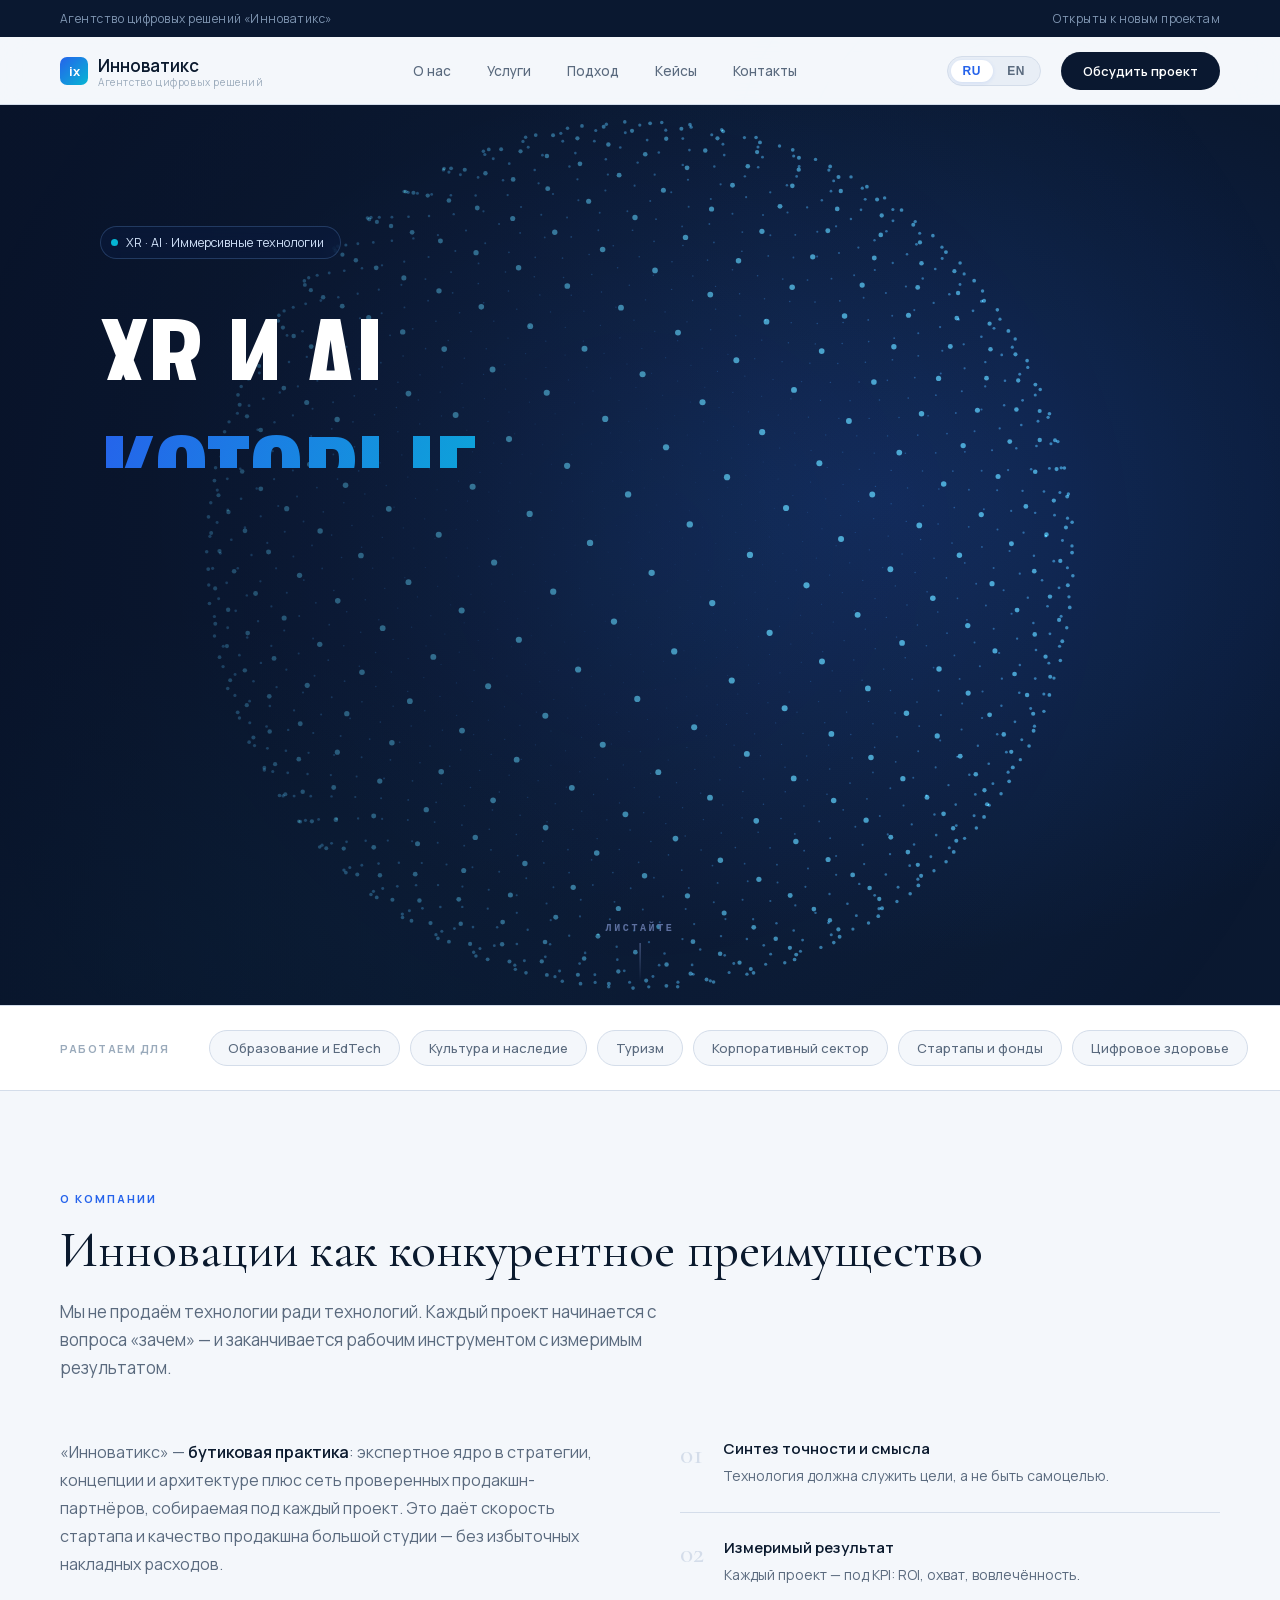
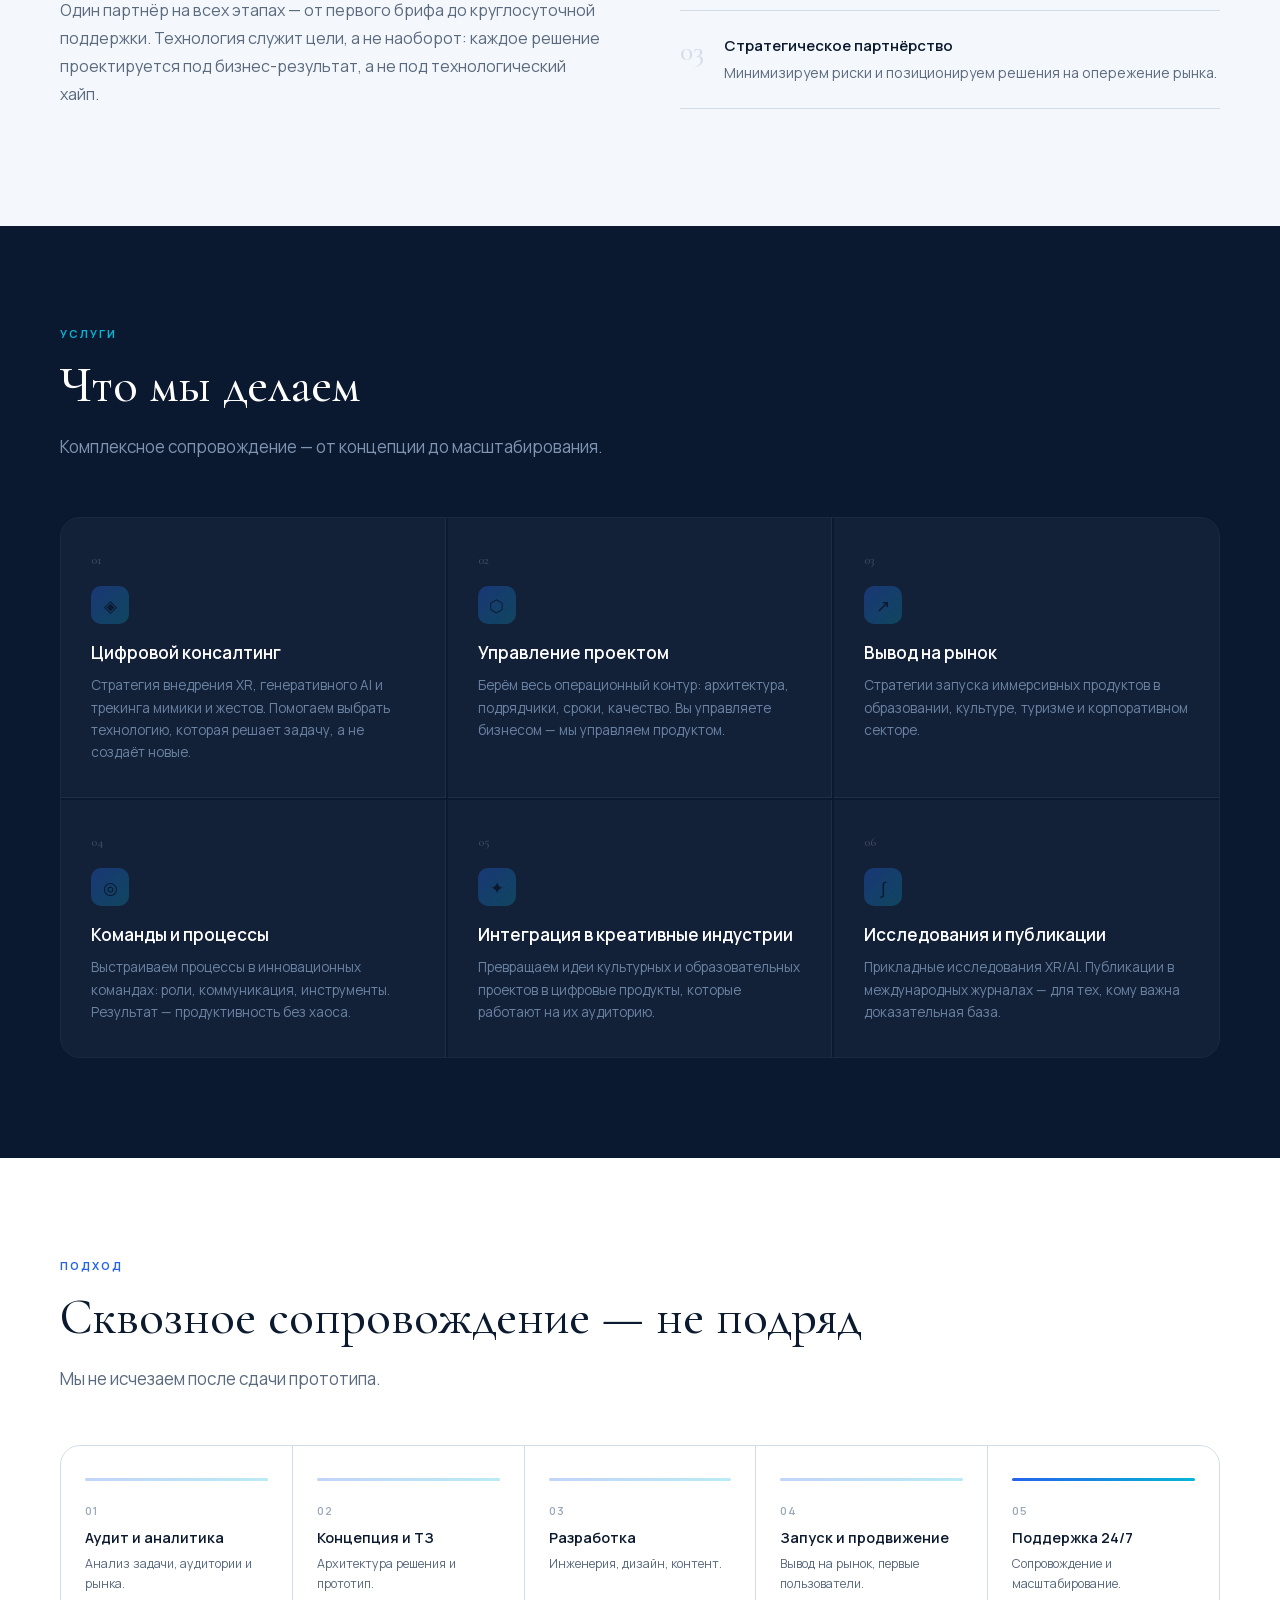
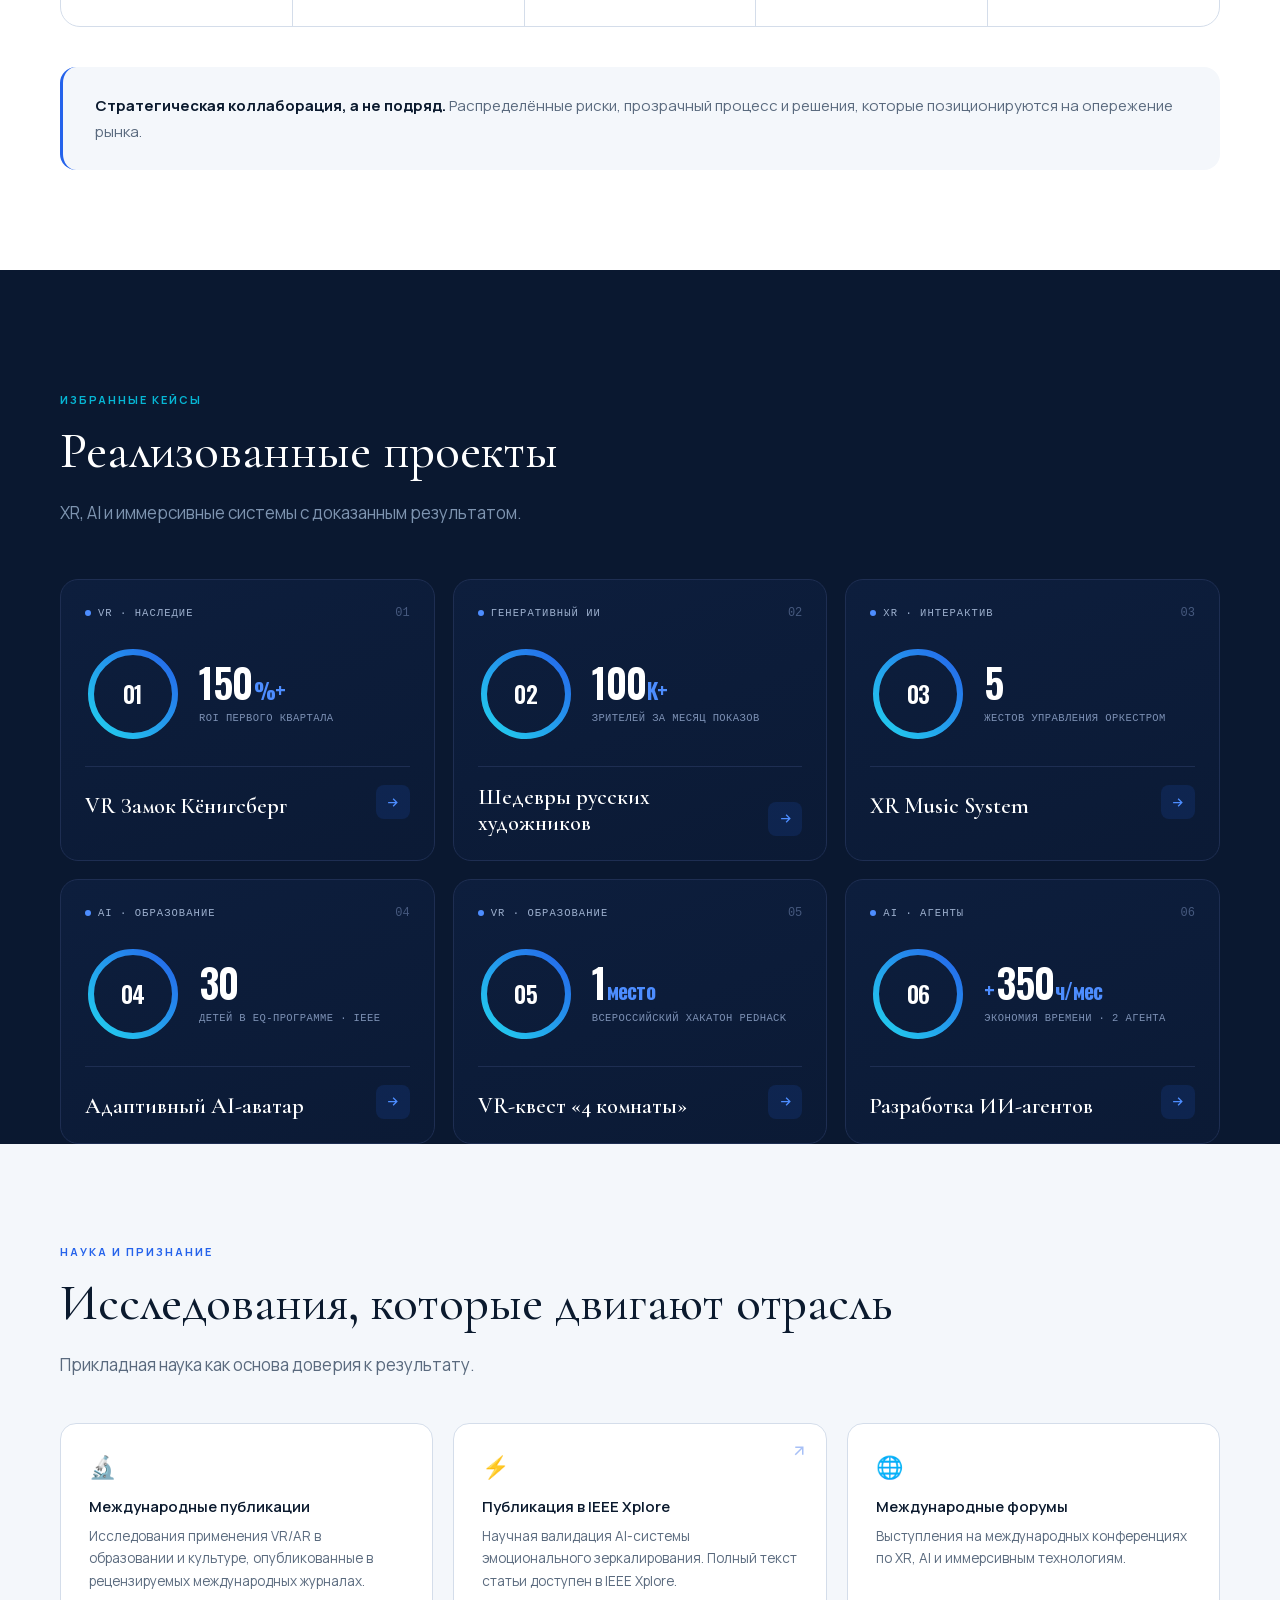
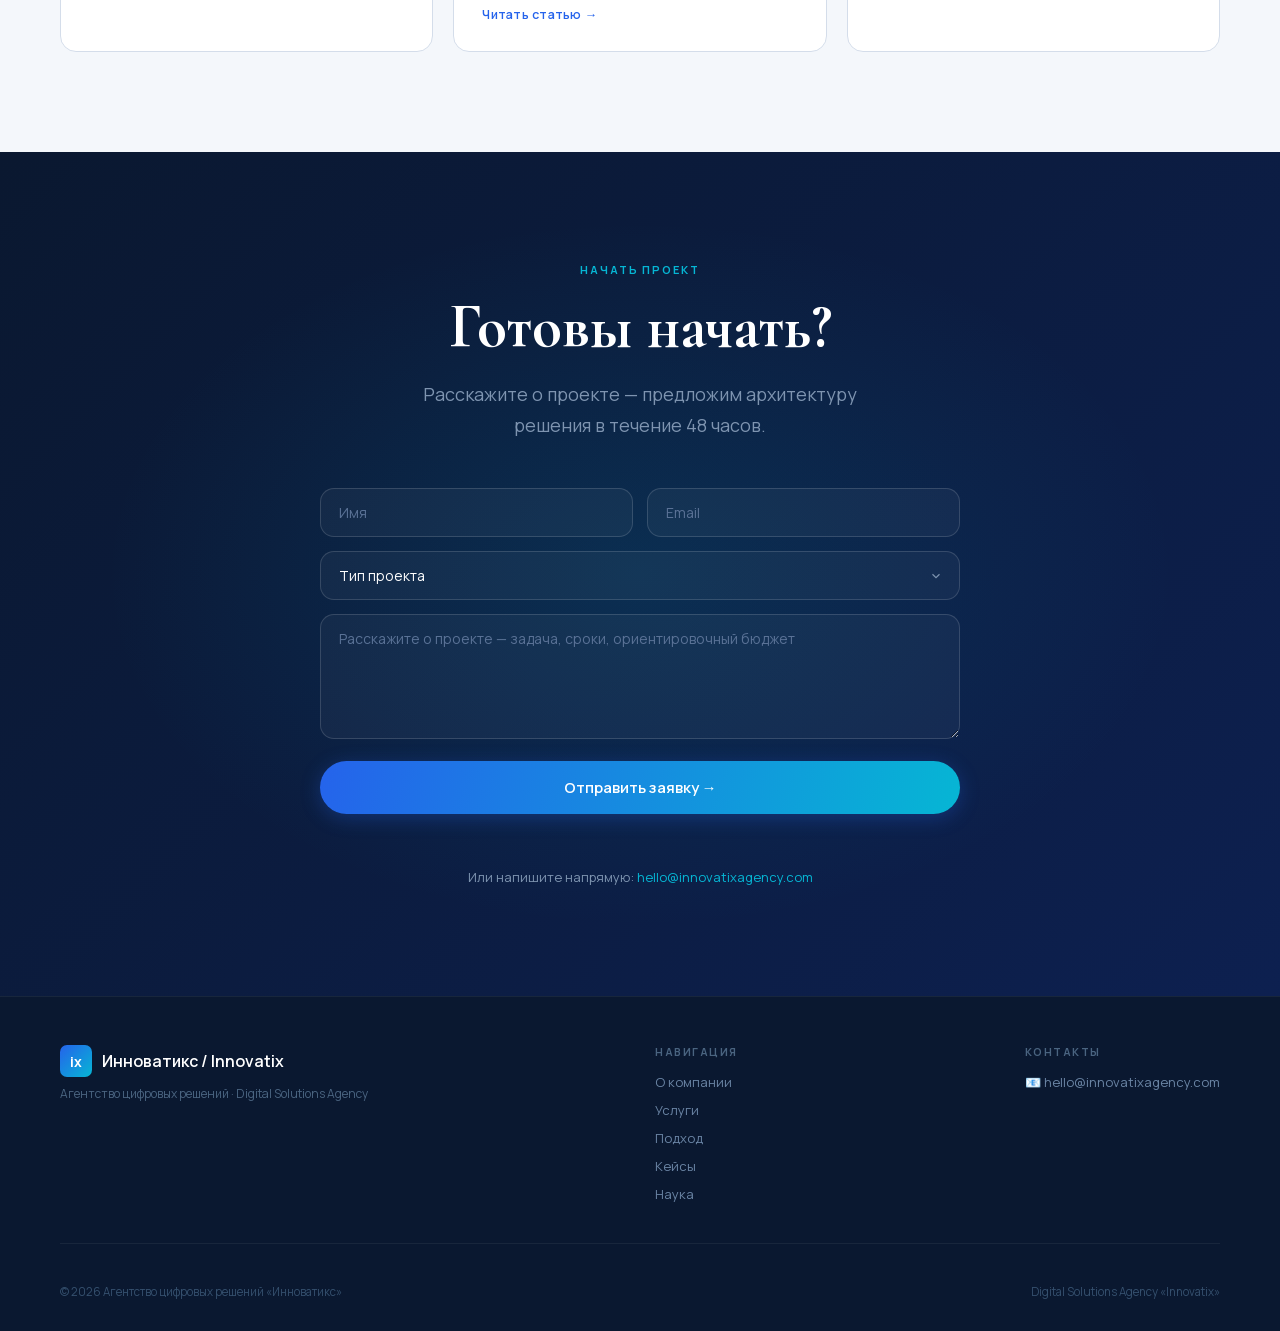
<file: index.html>
<!DOCTYPE html>
<html lang="ru">
<head>
  <title>Инноватикс — агентство цифровых решений | XR · VR · AI</title>
  <meta name="description" content="Инноватикс — бутиковое агентство полного цикла. XR, VR и AI-продукты для бизнеса, культуры и образования: от стратегии до запуска. Кейсы с ROI 150%+.">
  <meta name="keywords" content="Инноватикс, агентство Инноватикс, Инноватикс цифровые решения, Innovatix, XR агентство, VR разработка, AI для бизнеса, иммерсивные технологии, дополненная реальность">
  <meta name="author" content="Инноватикс / Innovatix">
  <meta name="robots" content="index, follow">
  <link rel="canonical" href="https://www.innovatixagency.com/">

  <!-- Open Graph (соцсети, мессенджеры) -->
  <meta property="og:type" content="website">
  <meta property="og:url" content="https://www.innovatixagency.com/">
  <meta property="og:title" content="Инноватикс — агентство цифровых решений">
  <meta property="og:description" content="XR, VR и AI для бизнеса, культуры и образования. Полный цикл: от стратегии до запуска. ROI 150%+.">
  <meta property="og:image" content="https://www.innovatixagency.com/img/og-preview.jpg">
  <meta property="og:locale" content="ru_RU">
  <meta property="og:locale:alternate" content="en_US">
  <meta property="og:site_name" content="Инноватикс">

  <!-- Twitter Card -->
  <meta name="twitter:card" content="summary_large_image">
  <meta name="twitter:title" content="Инноватикс — агентство цифровых решений">
  <meta name="twitter:description" content="XR, VR и AI для бизнеса, культуры и образования. ROI 150%+.">
  <meta name="twitter:image" content="https://www.innovatixagency.com/img/og-preview.jpg">

  <!-- Schema.org structured data -->
  <script type="application/ld+json">
  {
    "@context": "https://schema.org",
    "@type": "ProfessionalService",
    "name": "Инноватикс",
    "alternateName": "Innovatix",
    "description": "Агентство цифровых решений. XR, AI и иммерсивные продукты для образования, культуры, туризма и бизнеса.",
    "url": "https://www.innovatixagency.com",
    "email": "hello@innovatixagency.com",
    "address": {"@type": "PostalAddress", "addressLocality": "Калининград", "addressCountry": "RU"},
    "serviceType": ["XR Development", "VR/AR Solutions", "AI Integration", "Digital Consulting"],
    "areaServed": {"@type": "Country", "name": "Russia"},
    "knowsAbout": ["Virtual Reality", "Augmented Reality", "Artificial Intelligence", "Immersive Technology", "EdTech"],
    "sameAs": ["https://ieeexplore.ieee.org/document/9912512"]
  }
  </script>
<meta charset="UTF-8">
<meta name="viewport" content="width=device-width, initial-scale=1.0">
<title>Инноватикс — агентство цифровых решений | XR · VR · AI</title>
<link rel="preload" href="fonts/manrope-400.woff2" as="font" type="font/woff2" crossorigin>
<link rel="preload" href="fonts/manrope-600.woff2" as="font" type="font/woff2" crossorigin>
<link rel="preload" href="styles.css" as="style">
<link rel="stylesheet" href="styles.css">
</head>
<body>

<!-- PRELOADER -->
<div id="preloader">
  <div class="pre-logo">ix</div>
  <div class="pre-bar"><div class="pre-fill" id="preFill"></div></div>
  <div class="pre-sub" data-ru="Загружаем агентство цифровых решений" data-en="Loading digital solutions agency">Загружаем агентство цифровых решений</div>
</div>

<!-- CURSOR -->
<div class="cursor" id="cursor"></div>
<div class="cursor-ring" id="cursorRing"></div>

<!-- PARALLAX BG -->
<div class="parallax-bg" id="parallaxBg">
  <div class="pb-shape pb-s1" id="pbs1"><svg viewBox="0 0 600 600" fill="none" xmlns="http://www.w3.org/2000/svg"><circle cx="300" cy="300" r="260" stroke="rgba(37,99,235,0.07)" stroke-width="1.2"/><circle cx="300" cy="300" r="200" stroke="rgba(6,182,212,0.05)" stroke-width="1"/><circle cx="300" cy="300" r="140" stroke="rgba(37,99,235,0.04)" stroke-width="0.8"/></svg></div>
  <div class="pb-shape pb-s2" id="pbs2"><svg viewBox="0 0 400 400" fill="none" xmlns="http://www.w3.org/2000/svg"><circle cx="200" cy="200" r="170" stroke="rgba(6,182,212,0.08)" stroke-width="1.2"/><circle cx="200" cy="200" r="120" stroke="rgba(37,99,235,0.05)" stroke-width="1"/></svg></div>
  <div class="pb-shape pb-s3" id="pbs3"><svg viewBox="0 0 240 240" fill="none" xmlns="http://www.w3.org/2000/svg"><circle cx="120" cy="120" r="100" stroke="rgba(37,99,235,0.06)" stroke-width="1" stroke-dasharray="4 8"/></svg></div>
</div>

<!-- TOP BAR -->
<div class="topbar">
  <span data-ru="Агентство цифровых решений «Инноватикс»" data-en="Digital Solutions Agency «Innovatix»">Агентство цифровых решений «Инноватикс»</span>
  <span data-ru="Открыты к новым проектам" data-en="Open for new projects">Открыты к новым проектам</span>
</div>

<!-- NAV -->
<nav>
  <a href="#" class="nav-logo">
    <div class="nav-logo-mark">ix</div>
    <div>
      <span class="nav-logo-text">Инноватикс</span>
      <span class="nav-logo-sub" data-ru="Агентство цифровых решений" data-en="Digital Solutions Agency">Агентство цифровых решений</span>
    </div>
  </a>
  <div class="nav-links">
    <a href="#about" data-ru="О нас" data-en="About">О нас</a>
    <a href="#services" data-ru="Услуги" data-en="Services">Услуги</a>
    <a href="#approach" data-ru="Подход" data-en="Approach">Подход</a>
    <a href="#cases" data-ru="Кейсы" data-en="Work">Кейсы</a>
    <a href="#contact" data-ru="Контакты" data-en="Contact">Контакты</a>
  </div>
  <div class="nav-right">
    <div class="lang-toggle">
      <button class="lang-btn active" data-lang="ru">RU</button>
      <button class="lang-btn" data-lang="en">EN</button>
    </div>
    <a href="#contact" class="btn-nav" data-ru="Обсудить проект" data-en="Let's talk">Обсудить проект</a>
  </div>
</nav>

<!-- HERO -->
<section class="hero" id="home">
  <canvas id="heroSphere"></canvas>
  <div class="hero-overlay">
    <div class="hero-left">
      <div class="hero-badge">
        <div class="badge-dot"></div>
        <span data-ru="XR · AI · Иммерсивные технологии" data-en="XR · AI · Immersive Technologies">XR · AI · Иммерсивные технологии</span>
      </div>
      <h1 class="hero-title">
        <span class="line"><span class="line-inner" data-ru="XR И AI," data-en="XR &amp; AI,">XR И AI,</span></span>
        <span class="line"><span class="line-inner grad" data-ru="КОТОРЫЕ" data-en="THAT ACTUALLY">КОТОРЫЕ</span></span>
        <span class="line"><span class="line-inner" data-ru="РАБОТАЮТ" data-en="WORK">РАБОТАЮТ</span></span>
      </h1>
      <p class="hero-sub" data-ru="Инноватикс — агентство полного цикла. Проектируем иммерсивные и интерактивные продукты для образования, культуры, туризма и бизнеса — от стратегии до запуска." data-en="Innovatix is a full-cycle agency. We design immersive and interactive products for education, culture, tourism and business — from strategy to launch.">Инноватикс — агентство полного цикла. Проектируем иммерсивные и интерактивные продукты для образования, культуры, туризма и бизнеса — от стратегии до запуска.</p>
      <div class="hero-btns">
        <a href="#contact" class="btn-primary" data-ru="Обсудить проект →" data-en="Start a project →">Обсудить проект →</a>
        <a href="#cases" class="btn-ghost" data-ru="Смотреть кейсы" data-en="View work">Смотреть кейсы</a>
      </div>
      <div class="hero-stats">
        <div><div class="stat-num">10+</div><div class="stat-label" data-ru="лет в XR и AI" data-en="years in XR &amp; AI">лет в XR и AI</div></div>
        <div><div class="stat-num">50+</div><div class="stat-label" data-ru="реализованных проектов" data-en="projects delivered">реализованных проектов</div></div>
        <div><div class="stat-num">100K+</div><div class="stat-label" data-ru="пользователей и зрителей" data-en="users &amp; viewers">пользователей и зрителей</div></div>
      </div>
    </div>
  </div>
  <div class="hero-cue" aria-hidden="true"><span data-ru="Листайте" data-en="Scroll">Листайте</span><i></i></div>
</section>

<!-- SECTOR BAND -->
<div class="sector-band">
  <div class="sector-label" data-ru="РАБОТАЕМ ДЛЯ" data-en="WE WORK WITH">РАБОТАЕМ ДЛЯ</div>
  <div class="sector-pills">
    <div class="sector-pill" data-ru="Образование и EdTech" data-en="Education &amp; EdTech">Образование и EdTech</div>
    <div class="sector-pill" data-ru="Культура и наследие" data-en="Culture &amp; Heritage">Культура и наследие</div>
    <div class="sector-pill" data-ru="Туризм" data-en="Tourism">Туризм</div>
    <div class="sector-pill" data-ru="Корпоративный сектор" data-en="Enterprise">Корпоративный сектор</div>
    <div class="sector-pill" data-ru="Стартапы и фонды" data-en="Startups &amp; Funds">Стартапы и фонды</div>
    <div class="sector-pill" data-ru="Цифровое здоровье" data-en="Digital Health">Цифровое здоровье</div>
  </div>
</div>

<!-- ABOUT -->
<section class="about" id="about">
  <div class="section-eyebrow gs" data-ru="О КОМПАНИИ" data-en="ABOUT">О КОМПАНИИ</div>
  <h2 class="section-title gs" data-ru="Инновации как конкурентное преимущество" data-en="Innovation as a competitive edge">Инновации как конкурентное преимущество</h2>
  <p class="section-sub gs" data-ru="Мы не продаём технологии ради технологий. Каждый проект начинается с вопроса «зачем» — и заканчивается рабочим инструментом с измеримым результатом." data-en="We don't sell technology for its own sake. Every project starts with 'why' — and ends with a working tool with measurable results.">Мы не продаём технологии ради технологий. Каждый проект начинается с вопроса «зачем» — и заканчивается рабочим инструментом с измеримым результатом.</p>
  <div class="about-grid">
    <div class="about-text gs">
      <p data-ru="«Инноватикс» — <strong>бутиковая практика</strong>: экспертное ядро в стратегии, концепции и архитектуре плюс сеть проверенных продакшн-партнёров, собираемая под каждый проект. Это даёт скорость стартапа и качество продакшна большой студии — без избыточных накладных расходов." data-en="Innovatix is a <strong>boutique practice</strong>: an expert core in strategy, concept and architecture plus a network of trusted production partners assembled for each project. This delivers startup speed and big-studio production quality — without the overhead.">«Инноватикс» — <strong>бутиковая практика</strong>: экспертное ядро в стратегии, концепции и архитектуре плюс сеть проверенных продакшн-партнёров, собираемая под каждый проект. Это даёт скорость стартапа и качество продакшна большой студии — без избыточных накладных расходов.</p>
      <p data-ru="Один партнёр на всех этапах — от первого брифа до круглосуточной поддержки. Технология служит цели, а не наоборот: каждое решение проектируется под бизнес-результат, а не под технологический хайп." data-en="One partner at every stage — from the first brief to 24/7 support. Technology serves the goal, not the other way around: every decision is designed for business outcomes, not tech hype.">Один партнёр на всех этапах — от первого брифа до круглосуточной поддержки. Технология служит цели, а не наоборот: каждое решение проектируется под бизнес-результат, а не под технологический хайп.</p>
    </div>
    <div class="gs">
      <div class="value-item"><div class="value-num">01</div><div class="value-content"><h4 data-ru="Синтез точности и смысла" data-en="Precision meets meaning">Синтез точности и смысла</h4><p data-ru="Технология должна служить цели, а не быть самоцелью." data-en="Technology must serve the goal, not be the goal itself.">Технология должна служить цели, а не быть самоцелью.</p></div></div>
      <div class="value-item"><div class="value-num">02</div><div class="value-content"><h4 data-ru="Измеримый результат" data-en="Measurable outcome">Измеримый результат</h4><p data-ru="Каждый проект — под KPI: ROI, охват, вовлечённость." data-en="Every project has KPIs: ROI, reach, engagement.">Каждый проект — под KPI: ROI, охват, вовлечённость.</p></div></div>
      <div class="value-item"><div class="value-num">03</div><div class="value-content"><h4 data-ru="Стратегическое партнёрство" data-en="Strategic partnership">Стратегическое партнёрство</h4><p data-ru="Минимизируем риски и позиционируем решения на опережение рынка." data-en="We minimize risks and position solutions ahead of the market.">Минимизируем риски и позиционируем решения на опережение рынка.</p></div></div>
    </div>
  </div>
</section>

<!-- SERVICES -->
<section class="services" id="services">
  <div class="section-eyebrow gs" data-ru="УСЛУГИ" data-en="SERVICES">УСЛУГИ</div>
  <h2 class="section-title gs" data-ru="Что мы делаем" data-en="What we do">Что мы делаем</h2>
  <p class="section-sub gs" data-ru="Комплексное сопровождение — от концепции до масштабирования." data-en="End-to-end support — from concept to scale.">Комплексное сопровождение — от концепции до масштабирования.</p>
  <div class="services-grid">
    <div class="service-card gs"><span class="svc-num">01</span><div class="svc-icon">◈</div><div class="svc-title" data-ru="Цифровой консалтинг" data-en="Digital Consulting">Цифровой консалтинг</div><div class="svc-desc" data-ru="Стратегия внедрения XR, генеративного AI и трекинга мимики и жестов. Помогаем выбрать технологию, которая решает задачу, а не создаёт новые." data-en="Strategy for XR, generative AI and facial/gesture tracking. We help choose technology that solves problems, not creates new ones.">Стратегия внедрения XR, генеративного AI и трекинга мимики и жестов. Помогаем выбрать технологию, которая решает задачу, а не создаёт новые.</div></div>
    <div class="service-card gs"><span class="svc-num">02</span><div class="svc-icon">⬡</div><div class="svc-title" data-ru="Управление проектом" data-en="Project Management">Управление проектом</div><div class="svc-desc" data-ru="Берём весь операционный контур: архитектура, подрядчики, сроки, качество. Вы управляете бизнесом — мы управляем продуктом." data-en="We handle the full operational scope. You run the business — we run the product.">Берём весь операционный контур: архитектура, подрядчики, сроки, качество. Вы управляете бизнесом — мы управляем продуктом.</div></div>
    <div class="service-card gs"><span class="svc-num">03</span><div class="svc-icon">↗</div><div class="svc-title" data-ru="Вывод на рынок" data-en="Go-to-Market">Вывод на рынок</div><div class="svc-desc" data-ru="Стратегии запуска иммерсивных продуктов в образовании, культуре, туризме и корпоративном секторе." data-en="Launch strategies for immersive products in education, culture, tourism and enterprise.">Стратегии запуска иммерсивных продуктов в образовании, культуре, туризме и корпоративном секторе.</div></div>
    <div class="service-card gs"><span class="svc-num">04</span><div class="svc-icon">◎</div><div class="svc-title" data-ru="Команды и процессы" data-en="Teams &amp; Process">Команды и процессы</div><div class="svc-desc" data-ru="Выстраиваем процессы в инновационных командах: роли, коммуникация, инструменты. Результат — продуктивность без хаоса." data-en="Building processes in innovation teams: roles, communication, tools. Productivity without chaos.">Выстраиваем процессы в инновационных командах: роли, коммуникация, инструменты. Результат — продуктивность без хаоса.</div></div>
    <div class="service-card gs"><span class="svc-num">05</span><div class="svc-icon">✦</div><div class="svc-title" data-ru="Интеграция в креативные индустрии" data-en="Creative Industry Integration">Интеграция в креативные индустрии</div><div class="svc-desc" data-ru="Превращаем идеи культурных и образовательных проектов в цифровые продукты, которые работают на их аудиторию." data-en="Turning cultural and educational ideas into digital products that engage their audiences.">Превращаем идеи культурных и образовательных проектов в цифровые продукты, которые работают на их аудиторию.</div></div>
    <div class="service-card gs"><span class="svc-num">06</span><div class="svc-icon">∫</div><div class="svc-title" data-ru="Исследования и публикации" data-en="Research &amp; Publications">Исследования и публикации</div><div class="svc-desc" data-ru="Прикладные исследования XR/AI. Публикации в международных журналах — для тех, кому важна доказательная база." data-en="Applied XR/AI research. International journal publications — evidence-based approach.">Прикладные исследования XR/AI. Публикации в международных журналах — для тех, кому важна доказательная база.</div></div>
  </div>
</section>

<!-- APPROACH -->
<section class="approach" id="approach">
  <div class="section-eyebrow gs" data-ru="ПОДХОД" data-en="APPROACH">ПОДХОД</div>
  <h2 class="section-title gs" data-ru="Сквозное сопровождение — не подряд" data-en="End-to-end partnership — not outsourcing">Сквозное сопровождение — не подряд</h2>
  <p class="section-sub gs" data-ru="Мы не исчезаем после сдачи прототипа." data-en="We don't disappear after the prototype is delivered.">Мы не исчезаем после сдачи прототипа.</p>
  <div class="approach-track gs">
    <div class="phase"><div class="phase-bar"></div><div class="phase-num">01</div><div class="phase-name" data-ru="Аудит и аналитика" data-en="Audit &amp; Analytics">Аудит и аналитика</div><div class="phase-desc" data-ru="Анализ задачи, аудитории и рынка." data-en="Task, audience and market analysis.">Анализ задачи, аудитории и рынка.</div></div>
    <div class="phase"><div class="phase-bar"></div><div class="phase-num">02</div><div class="phase-name" data-ru="Концепция и ТЗ" data-en="Concept &amp; Brief">Концепция и ТЗ</div><div class="phase-desc" data-ru="Архитектура решения и прототип." data-en="Solution architecture and prototype.">Архитектура решения и прототип.</div></div>
    <div class="phase"><div class="phase-bar"></div><div class="phase-num">03</div><div class="phase-name" data-ru="Разработка" data-en="Development">Разработка</div><div class="phase-desc" data-ru="Инженерия, дизайн, контент." data-en="Engineering, design, content.">Инженерия, дизайн, контент.</div></div>
    <div class="phase"><div class="phase-bar"></div><div class="phase-num">04</div><div class="phase-name" data-ru="Запуск и продвижение" data-en="Launch &amp; Growth">Запуск и продвижение</div><div class="phase-desc" data-ru="Вывод на рынок, первые пользователи." data-en="Market launch, first users.">Вывод на рынок, первые пользователи.</div></div>
    <div class="phase"><div class="phase-bar"></div><div class="phase-num">05</div><div class="phase-name" data-ru="Поддержка 24/7" data-en="Support 24/7">Поддержка 24/7</div><div class="phase-desc" data-ru="Сопровождение и масштабирование." data-en="Maintenance and scaling.">Сопровождение и масштабирование.</div></div>
  </div>
  <div class="approach-note gs"><strong data-ru="Стратегическая коллаборация, а не подряд." data-en="Strategic collaboration, not outsourcing.">Стратегическая коллаборация, а не подряд.</strong> <span data-ru="Распределённые риски, прозрачный процесс и решения, которые позиционируются на опережение рынка." data-en="Shared risks, transparent process and solutions positioned ahead of the market.">Распределённые риски, прозрачный процесс и решения, которые позиционируются на опережение рынка.</span></div>
</section>

<!-- CASES -->
<section class="cases" id="cases">
  <svg width="0" height="0" aria-hidden="true"><defs><linearGradient id="mrGrad" x1="0" y1="0" x2="1" y2="1"><stop offset="0" stop-color="#22D3EE"/><stop offset="1" stop-color="#2563EB"/></linearGradient></defs></svg>
  <div class="section-eyebrow gs" data-ru="ИЗБРАННЫЕ КЕЙСЫ" data-en="SELECTED WORK">ИЗБРАННЫЕ КЕЙСЫ</div>
  <h2 class="section-title gs" data-ru="Реализованные проекты" data-en="Delivered projects">Реализованные проекты</h2>
  <p class="section-sub gs" data-ru="XR, AI и иммерсивные системы с доказанным результатом." data-en="XR, AI and immersive systems with proven results.">XR, AI и иммерсивные системы с доказанным результатом.</p>
  <div class="cases-grid">
    <div class="case-card case-card-link" data-case="konigsberg" data-arc="78"><div class="mr-top"><span class="mr-tag" data-ru="VR · Наследие" data-en="VR · Heritage">VR · Наследие</span><span class="mr-idx">01</span></div><div class="mr-metric"><div class="mr-ring"><svg viewBox="0 0 96 96"><circle class="mr-track" cx="48" cy="48" r="42"/><circle class="mr-prog" cx="48" cy="48" r="42"/></svg><div class="mr-mid"><span>01</span></div></div><div class="mr-txt"><div class="mr-big"><span class="mr-num" data-to="150">0</span><span class="mr-suf" data-ru="%+" data-en="%+">%+</span></div><div class="mr-lbl" data-ru="ROI первого квартала" data-en="ROI, first quarter">ROI первого квартала</div></div></div><div class="mr-title"><span data-ru="VR Замок Кёнигсберг" data-en="VR Königsberg Castle">VR Замок Кёнигсберг</span><span class="mr-arrow"><svg viewBox="0 0 24 24" fill="none" stroke-width="2"><path d="M5 12h14M13 6l6 6-6 6"/></svg></span></div></div>
    <div class="case-card case-card-link" data-case="masterpieces" data-arc="94"><div class="mr-top"><span class="mr-tag" data-ru="Генеративный ИИ" data-en="Generative AI">Генеративный ИИ</span><span class="mr-idx">02</span></div><div class="mr-metric"><div class="mr-ring"><svg viewBox="0 0 96 96"><circle class="mr-track" cx="48" cy="48" r="42"/><circle class="mr-prog" cx="48" cy="48" r="42"/></svg><div class="mr-mid"><span>02</span></div></div><div class="mr-txt"><div class="mr-big"><span class="mr-num" data-to="100">0</span><span class="mr-suf" data-ru="K+" data-en="K+">K+</span></div><div class="mr-lbl" data-ru="зрителей за месяц показов" data-en="viewers in a month of shows">зрителей за месяц показов</div></div></div><div class="mr-title"><span data-ru="Шедевры русских художников" data-en="Masterpieces of Russian Artists">Шедевры русских художников</span><span class="mr-arrow"><svg viewBox="0 0 24 24" fill="none" stroke-width="2"><path d="M5 12h14M13 6l6 6-6 6"/></svg></span></div></div>
    <div class="case-card case-card-link" data-case="xr-conducting" data-arc="62"><div class="mr-top"><span class="mr-tag" data-ru="XR · Интерактив" data-en="XR · Interactive">XR · Интерактив</span><span class="mr-idx">03</span></div><div class="mr-metric"><div class="mr-ring"><svg viewBox="0 0 96 96"><circle class="mr-track" cx="48" cy="48" r="42"/><circle class="mr-prog" cx="48" cy="48" r="42"/></svg><div class="mr-mid"><span>03</span></div></div><div class="mr-txt"><div class="mr-big"><span class="mr-num" data-to="5">0</span></div><div class="mr-lbl" data-ru="жестов управления оркестром" data-en="gestures conduct the orchestra">жестов управления оркестром</div></div></div><div class="mr-title"><span data-ru="XR Music System" data-en="XR Music System">XR Music System</span><span class="mr-arrow"><svg viewBox="0 0 24 24" fill="none" stroke-width="2"><path d="M5 12h14M13 6l6 6-6 6"/></svg></span></div></div>
    <div class="case-card case-card-link" data-case="ai-avatar" data-arc="88"><div class="mr-top"><span class="mr-tag" data-ru="AI · Образование" data-en="AI · EdTech">AI · Образование</span><span class="mr-idx">04</span></div><div class="mr-metric"><div class="mr-ring"><svg viewBox="0 0 96 96"><circle class="mr-track" cx="48" cy="48" r="42"/><circle class="mr-prog" cx="48" cy="48" r="42"/></svg><div class="mr-mid"><span>04</span></div></div><div class="mr-txt"><div class="mr-big"><span class="mr-num" data-to="30">0</span></div><div class="mr-lbl" data-ru="детей в EQ-программе · IEEE" data-en="children in the EQ program · IEEE">детей в EQ-программе · IEEE</div></div></div><div class="mr-title"><span data-ru="Адаптивный AI-аватар" data-en="Adaptive AI Avatar">Адаптивный AI-аватар</span><span class="mr-arrow"><svg viewBox="0 0 24 24" fill="none" stroke-width="2"><path d="M5 12h14M13 6l6 6-6 6"/></svg></span></div></div>
    <div class="case-card case-card-link" data-case="vr-quest" data-arc="100"><div class="mr-top"><span class="mr-tag" data-ru="VR · Образование" data-en="VR · Education">VR · Образование</span><span class="mr-idx">05</span></div><div class="mr-metric"><div class="mr-ring"><svg viewBox="0 0 96 96"><circle class="mr-track" cx="48" cy="48" r="42"/><circle class="mr-prog" cx="48" cy="48" r="42"/></svg><div class="mr-mid"><span>05</span></div></div><div class="mr-txt"><div class="mr-big"><span class="mr-num" data-to="1">0</span><span class="mr-suf" data-ru=" место" data-en=" place"> место</span></div><div class="mr-lbl" data-ru="всероссийский хакатон PedHack" data-en="PedHack national hackathon">всероссийский хакатон PedHack</div></div></div><div class="mr-title"><span data-ru="VR-квест «4 комнаты»" data-en="VR Quest «4 Rooms»">VR-квест «4 комнаты»</span><span class="mr-arrow"><svg viewBox="0 0 24 24" fill="none" stroke-width="2"><path d="M5 12h14M13 6l6 6-6 6"/></svg></span></div></div>
    <div class="case-card case-card-link" data-case="ai-agents" data-arc="82"><div class="mr-top"><span class="mr-tag" data-ru="AI · Агенты" data-en="AI · Agents">AI · Агенты</span><span class="mr-idx">06</span></div><div class="mr-metric"><div class="mr-ring"><svg viewBox="0 0 96 96"><circle class="mr-track" cx="48" cy="48" r="42"/><circle class="mr-prog" cx="48" cy="48" r="42"/></svg><div class="mr-mid"><span>06</span></div></div><div class="mr-txt"><div class="mr-big"><span class="mr-pre">+</span><span class="mr-num" data-to="350">0</span><span class="mr-suf" data-ru=" ч/мес" data-en=" h/mo"> ч/мес</span></div><div class="mr-lbl" data-ru="экономия времени · 2 агента" data-en="time saved · 2 agents">экономия времени · 2 агента</div></div></div><div class="mr-title"><span data-ru="Разработка ИИ-агентов" data-en="AI Agent Development">Разработка ИИ-агентов</span><span class="mr-arrow"><svg viewBox="0 0 24 24" fill="none" stroke-width="2"><path d="M5 12h14M13 6l6 6-6 6"/></svg></span></div></div>
  </div>
</section>


<!-- FEATURED CASE -->

<!-- CASE MODAL SYSTEM -->
<div class="case-modal-overlay" id="caseModal" aria-hidden="true">
  <div class="case-modal" role="dialog" aria-modal="true">
    <button class="case-modal-close" id="caseModalClose" aria-label="Закрыть">&times;</button>
    <div class="case-modal-content" id="caseModalContent"></div>
  </div>
</div>
<div id="caseDetails" style="display:none">
<div class="case-detail" id="detail-ai-agents">
  <div class="fc-meta">
    <span class="fc-eyebrow" data-ru="КЕЙС В ДЕТАЛЯХ" data-en="FEATURED CASE">КЕЙС В ДЕТАЛЯХ</span>
    <span class="fc-divider">·</span>
    <span class="fc-year">2025</span>
  </div>
  <h2 class="fc-title" data-ru="Разработка ИИ-агентов" data-en="AI Agent Development">Разработка ИИ-агентов</h2>
  <p class="fc-lead" data-ru="Инноватикс проектирует и собирает кастомных ИИ-агентов, которые автоматизируют экспертную работу — от продюсирования XR-проектов до инвестиционной аналитики." data-en="Innovatix designs and builds custom AI agents that automate expert work — from XR project production to investment analytics.">Инноватикс проектирует и собирает кастомных ИИ-агентов, которые автоматизируют экспертную работу — от продюсирования XR-проектов до инвестиционной аналитики.</p>

  <div class="fc-tags">
    <span class="fc-tag" data-ru="ИИ-АГЕНТЫ" data-en="AI AGENTS">ИИ-АГЕНТЫ</span>
    <span class="fc-tag">LLM</span>
    <span class="fc-tag" data-ru="АВТОМАТИЗАЦИЯ" data-en="AUTOMATION">АВТОМАТИЗАЦИЯ</span>
  </div>

  <div class="fc-grid">
    <div class="fc-col">
      <div class="fc-col-label" data-ru="ПОДХОД" data-en="APPROACH">ПОДХОД</div>
      <p data-ru="Каждый агент решает конкретную экспертную задачу: принимает входные данные на естественном языке и возвращает структурированный, готовый к использованию результат. Это не чат-боты, а рабочие инструменты с предметной логикой." data-en="Each agent solves a specific expert task: it takes natural-language input and returns a structured, ready-to-use result. These are not chatbots but working tools with domain logic.">Каждый агент решает конкретную экспертную задачу: принимает входные данные на естественном языке и возвращает структурированный, готовый к использованию результат. Это не чат-боты, а рабочие инструменты с предметной логикой.</p>
    </div>
    <div class="fc-col">
      <div class="fc-col-label" data-ru="ЦЕННОСТЬ" data-en="VALUE">ЦЕННОСТЬ</div>
      <p data-ru="Агенты сжимают часы экспертной работы до минут: то, что обычно требует команды специалистов и долгих согласований, формируется по короткому описанию задачи. Это масштабирует экспертизу и удешевляет вход в сложные проекты." data-en="Agents compress hours of expert work into minutes: what usually requires a team and lengthy coordination is generated from a short task description. This scales expertise and lowers the barrier to complex projects.">Агенты сжимают часы экспертной работы до минут: то, что обычно требует команды специалистов и долгих согласований, формируется по короткому описанию задачи. Это масштабирует экспертизу и удешевляет вход в сложные проекты.</p>
    </div>
  </div>

  <div class="fc-agents">
    <div class="fc-agent">
      <div class="fc-agent-head">
        <span class="fc-agent-name">Innovatix OS</span>
        <span class="fc-agent-role" data-ru="Платформа для креативных индустрий" data-en="Platform for creative industries">Платформа для креативных индустрий</span>
      </div>
      <p class="fc-agent-desc" data-ru="Опишите проект своими словами, и за ~30 секунд платформа соберёт готовую смету: состав команды, бюджет, этапы работ и аргументы для переговоров с клиентом. Она же помогает продвигать проекты, услуги и продукты. Все расчёты опираются на отраслевые стандарты и ГОСТы, актуальные рыночные ставки специалистов, методологию АСИ и экспертные данные практиков по 16 креативным индустриям." data-en="Describe a project in your own words and, in about 30 seconds, the platform assembles a ready estimate: team composition, budget, work stages and arguments for client negotiations. It also helps promote projects, services and products. Every calculation draws on industry standards and GOSTs, current market rates for specialists, the ASI methodology and expert practitioner data across 16 creative industries.">Опишите проект своими словами, и за ~30 секунд платформа соберёт готовую смету: состав команды, бюджет, этапы работ и аргументы для переговоров с клиентом. Она же помогает продвигать проекты, услуги и продукты. Все расчёты опираются на отраслевые стандарты и ГОСТы, актуальные рыночные ставки специалистов, методологию АСИ и экспертные данные практиков по 16 креативным индустриям.</p>
      <div class="fc-agent-shots">
        <figure><img src="[data-uri]" alt="Innovatix OS — описание проекта" loading="lazy"><figcaption data-ru="Описание проекта своими словами" data-en="Plain-language project description">Описание проекта своими словами</figcaption></figure>
        <figure><img src="[data-uri]" alt="Innovatix OS — основа расчёта" loading="lazy"><figcaption data-ru="Расчёт на стандартах, ГОСТах и данных практиков" data-en="Built on standards, GOSTs and practitioner data">Расчёт на стандартах, ГОСТах и данных практиков</figcaption></figure>
      </div>
      <div class="fc-agent-foot">
        <div class="fc-agent-tags">
          <span class="fc-pill" data-ru="Смета за 30 секунд" data-en="30-second estimate">Смета за 30 секунд</span>
          <span class="fc-pill" data-ru="Продвижение проектов" data-en="Project promotion">Продвижение проектов</span>
          <span class="fc-pill" data-ru="16 креативных индустрий" data-en="16 creative industries">16 креативных индустрий</span>
        </div>
        <a href="https://asset-manager-ai.replit.app" target="_blank" rel="noopener" class="fc-agent-link" data-ru="Открыть приложение ↗" data-en="Open the app ↗">Открыть приложение ↗</a>
      </div>
    </div>

    <div class="fc-agent">
      <div class="fc-agent-head">
        <span class="fc-agent-name">InvestFlow</span>
        <span class="fc-agent-role" data-ru="Инвестиционный поток" data-en="Investment flow">Инвестиционный поток</span>
      </div>
      <p class="fc-agent-desc" data-ru="Демо-платформа инвестиционной аналитики: пример того, как агент структурирует инвестиционный поток — от агрегации проектов до аналитики и реферальной механики. Показывает, как ИИ помогает принимать решения в инвестиционной воронке." data-en="A demo investment-analytics platform: an example of how an agent structures an investment flow — from project aggregation to analytics and referral mechanics. It shows how AI supports decisions across the investment funnel.">Демо-платформа инвестиционной аналитики: пример того, как агент структурирует инвестиционный поток — от агрегации проектов до аналитики и реферальной механики. Показывает, как ИИ помогает принимать решения в инвестиционной воронке.</p>
      <div class="fc-agent-shots">
        <figure><img src="img/investflow-home.jpg" alt="InvestFlow — главный экран" loading="lazy"><figcaption data-ru="Подбор активов по доходности, риску и сумме" data-en="Assets filtered by yield, risk and amount">Подбор активов по доходности, риску и сумме</figcaption></figure>
        <figure><img src="img/investflow-assets.jpg" alt="InvestFlow — карточки активов" loading="lazy"><figcaption data-ru="Карточки активов с доходностью и риском" data-en="Asset cards with yield and risk">Карточки активов с доходностью и риском</figcaption></figure>
      </div>
      <div class="fc-agent-foot">
        <div class="fc-agent-tags">
          <span class="fc-pill" data-ru="Аналитика" data-en="Analytics">Аналитика</span>
          <span class="fc-pill" data-ru="Агрегация проектов" data-en="Project aggregation">Агрегация проектов</span>
          <span class="fc-pill" data-ru="Демо-продукт" data-en="Demo product">Демо-продукт</span>
        </div>
        <a href="https://investflow.replit.app" target="_blank" rel="noopener" class="fc-agent-link" data-ru="Открыть демо ↗" data-en="Open the demo ↗">Открыть демо ↗</a>
      </div>
    </div>
  </div>
  <div class="fc-result">
    <div class="fc-col-label" data-ru="НАПРАВЛЕНИЕ" data-en="DIRECTION">НАПРАВЛЕНИЕ</div>
    <p data-ru="ИИ-агенты — растущее направление Инноватикс: продукты, которые упаковывают экспертизу агентства в самостоятельные инструменты. Под конкретную задачу клиента агент проектируется и собирается индивидуально." data-en="AI agents are a growing direction for Innovatix: products that package the agency's expertise into standalone tools. For a specific client task, an agent is designed and built individually.">ИИ-агенты — растущее направление Инноватикс: продукты, которые упаковывают экспертизу агентства в самостоятельные инструменты. Под конкретную задачу клиента агент проектируется и собирается индивидуально.</p>
  </div>

  <div class="fc-client" data-ru="Собственные продукты Инноватикс · Доступны для адаптации под задачи клиента" data-en="Innovatix in-house products · Available for client-specific adaptation">Собственные продукты Инноватикс · Доступны для адаптации под задачи клиента</div>
</div>

<div class="case-detail" id="detail-konigsberg">
  <div class="fc-meta">
    <span class="fc-eyebrow" data-ru="КЕЙС В ДЕТАЛЯХ" data-en="FEATURED CASE">КЕЙС В ДЕТАЛЯХ</span>
    <span class="fc-divider">·</span>
    <span class="fc-year">2018—2019</span>
  </div>
  <h2 class="fc-title" data-ru="VR-реконструкция Королевского замка Кёнигсберга" data-en="VR Reconstruction of the Königsberg Royal Castle">VR-реконструкция Королевского замка Кёнигсберга</h2>
  <p class="fc-lead" data-ru="Иммерсивная реконструкция архитектурного памятника, утраченного в 1968 году. Не сувенирный VR-аттракцион, а групповая музейная экскурсия как коммерческий продукт." data-en="Immersive reconstruction of an architectural monument lost in 1968. Not a souvenir VR ride — but a group museum experience as a commercial product.">Иммерсивная реконструкция архитектурного памятника, утраченного в 1968 году. Не сувенирный VR-аттракцион, а групповая музейная экскурсия как коммерческий продукт.</p>

  <div class="fc-tags">
    <span class="fc-tag">VR</span>
    <span class="fc-tag">UNITY</span>
    <span class="fc-tag" data-ru="3D-РЕКОНСТРУКЦИЯ" data-en="3D RECONSTRUCTION">3D-РЕКОНСТРУКЦИЯ</span>
    <span class="fc-tag" data-ru="НАСЛЕДИЕ" data-en="HERITAGE">НАСЛЕДИЕ</span>
    <span class="fc-tag" data-ru="ТУРИЗМ" data-en="TOURISM">ТУРИЗМ</span>
  </div>

  <figure class="fc-hero">
    <div class="fc-hero-frame">
      <div class="fc-hero-stamp" data-ru="2019 · КАЛИНИНГРАД" data-en="2019 · KALININGRAD">2019 · КАЛИНИНГРАД</div>
      <img src="img/konigsberg-3d.jpg" alt="3D-модель Королевского замка Кёнигсберга в современном ландшафте" loading="lazy">
      <div class="fc-hero-overlay"></div>
    </div>
    <figcaption data-ru="3D-модель замка, интегрированная в современный ландшафт Калининграда. Реальная панорама 360° с восстановленным историческим зданием — пользователь стоит на нынешней улице и видит то, что было утрачено в 1968 году." data-en="3D model of the castle integrated into modern Kaliningrad. A real 360° panorama with the restored historical building — the user stands on a present-day street and sees what was lost in 1968.">3D-модель замка, интегрированная в современный ландшафт Калининграда. Реальная панорама 360° с восстановленным историческим зданием — пользователь стоит на нынешней улице и видит то, что было утрачено в 1968 году.</figcaption>
  </figure>

  <div class="fc-stats">
    <div class="fc-stat">
      <div class="fc-stat-num">5</div>
      <div class="fc-stat-label" data-ru="VR-сцен с аудиогидом" data-en="VR scenes with audio guide">VR-сцен с аудиогидом</div>
    </div>
    <div class="fc-stat">
      <div class="fc-stat-num">10</div>
      <div class="fc-stat-label" data-ru="устройств в синхроне" data-en="devices in sync">устройств в синхроне</div>
    </div>
    <div class="fc-stat">
      <div class="fc-stat-num" data-ru="3 мес" data-en="3 mo">3 мес</div>
      <div class="fc-stat-label" data-ru="до полной окупаемости" data-en="to full payback">до полной окупаемости</div>
    </div>
    <div class="fc-stat">
      <div class="fc-stat-num">150%+</div>
      <div class="fc-stat-label" data-ru="ROI в первый квартал" data-en="ROI in first quarter">ROI в первый квартал</div>
    </div>
  </div>

  <div class="fc-grid">
    <div class="fc-col">
      <div class="fc-col-label" data-ru="ЗАДАЧА" data-en="THE BRIEF">ЗАДАЧА</div>
      <p data-ru="Создать коммерческий иммерсивный продукт для туристической отрасли Калининграда с быстрой окупаемостью. Параллельная культурная миссия — вернуть в публичное пространство утраченный визуальный образ Королевского замка." data-en="Build a commercial immersive product for Kaliningrad's tourism sector with fast payback. The cultural mission alongside it — return the lost visual image of the Royal Castle to public space.">Создать коммерческий иммерсивный продукт для туристической отрасли Калининграда с быстрой окупаемостью. Параллельная культурная миссия — вернуть в публичное пространство утраченный визуальный образ Королевского замка.</p>
    </div>
    <div class="fc-col">
      <div class="fc-col-label" data-ru="РЕШЕНИЕ" data-en="THE SOLUTION">РЕШЕНИЕ</div>
      <p data-ru="5 VR-сцен с аудиогидом, спроектированных как групповая экскурсия. Архитектура с одним ведущим: экскурсовод запускал каждую сцену синхронно на 10 устройствах со своего смартфона — превратив индивидуальный VR в полноценный групповой музейный формат." data-en="5 VR scenes with audio guide, designed as a group tour. Single-conductor architecture: the guide launched each scene synchronously across 10 devices from a smartphone — turning individual VR into a fully-fledged group museum format.">5 VR-сцен с аудиогидом, спроектированных как групповая экскурсия. Архитектура с одним ведущим: экскурсовод запускал каждую сцену синхронно на 10 устройствах со своего смартфона — превратив индивидуальный VR в полноценный групповой музейный формат.</p>
    </div>
  </div>

  <div class="fc-highlight">
    <div class="fc-highlight-label" data-ru="АРХИТЕКТУРНОЕ РЕШЕНИЕ" data-en="ARCHITECTURE DECISION">АРХИТЕКТУРНОЕ РЕШЕНИЕ</div>
    <div class="fc-highlight-text" data-ru="Кастомная синхронизация: один смартфон управляет 10 VR-устройствами в реальном времени. Это решение конвертирует VR из аттракциона в музейный формат — где зрители проходят опыт вместе, как на классической экскурсии, но в реконструированном пространстве. До этого подобный формат на рынке практически не существовал." data-en="Custom synchronization: one smartphone controls 10 VR devices in real time. This converts VR from a ride into a museum format — where visitors experience the space together, as on a classical tour, but inside the reconstructed environment. Such a format barely existed on the market at the time.">Кастомная синхронизация: один смартфон управляет 10 VR-устройствами в реальном времени. Это решение конвертирует VR из аттракциона в музейный формат — где зрители проходят опыт вместе, как на классической экскурсии, но в реконструированном пространстве. До этого подобный формат на рынке практически не существовал.</div>
  </div>

  <div class="fc-gallery">
    <figure>
      <img src="img/konigsberg-users-1.jpg" alt="Группа на VR-экскурсии у места бывшего замка" loading="lazy">
      <figcaption data-ru="Групповая сессия у исторической локации" data-en="Group session at the historical location">Групповая сессия у исторической локации</figcaption>
    </figure>
    <figure>
      <img src="img/konigsberg-users-2.jpg" alt="Зимняя VR-экскурсия группой" loading="lazy">
      <figcaption data-ru="Зимний формат экскурсии — VR работает в любую погоду" data-en="Winter format — VR works in any weather">Зимний формат экскурсии — VR работает в любую погоду</figcaption>
    </figure>
  </div>

  <div class="fc-tech">
    <div class="fc-col-label" data-ru="ТЕХНОЛОГИЧЕСКИЙ СТЕК" data-en="TECH STACK">ТЕХНОЛОГИЧЕСКИЙ СТЕК</div>
    <div class="fc-tech-pills">
      <span class="fc-pill">Unity</span>
      <span class="fc-pill">3ds Max</span>
      <span class="fc-pill">Samsung Gear VR</span>
      <span class="fc-pill" data-ru="360° фотограмметрия" data-en="360° photogrammetry">360° фотограмметрия</span>
      <span class="fc-pill" data-ru="Архитектурная 3D-реконструкция" data-en="Architectural 3D reconstruction">Архитектурная 3D-реконструкция</span>
      <span class="fc-pill" data-ru="Кастомная синхронизация устройств" data-en="Custom device sync">Кастомная синхронизация устройств</span>
    </div>
    <p class="fc-tech-text" data-ru="Современный городской ландшафт снят в формате 360° панорам. Историческая 3D-модель замка построена в 3ds Max на основе архивных чертежей и интегрирована в реальные панорамы. Пользователь стоит на современной улице Калининграда — и видит здание, утраченное более полувека назад." data-en="Modern cityscape captured as 360° panoramas. The historical 3D model of the castle was built in 3ds Max from archival blueprints and integrated into the real panoramas. The user stands on a modern Kaliningrad street and sees the building lost more than half a century ago.">Современный городской ландшафт снят в формате 360° панорам. Историческая 3D-модель замка построена в 3ds Max на основе архивных чертежей и интегрирована в реальные панорамы. Пользователь стоит на современной улице Калининграда — и видит здание, утраченное более полувека назад.</p>
  </div>

  <div class="fc-timeline">
    <div class="fc-col-label" data-ru="ХРОНОЛОГИЯ" data-en="TIMELINE">ХРОНОЛОГИЯ</div>
    <div class="fc-tl-track">
      <div class="fc-tl-item"><div class="fc-tl-date" data-ru="Сент. 2018" data-en="Sep 2018">Сент. 2018</div><div class="fc-tl-event" data-ru="Архивные исследования, сбор материалов" data-en="Archival research, materials">Архивные исследования, сбор материалов</div></div>
      <div class="fc-tl-item"><div class="fc-tl-date" data-ru="Весна 2019" data-en="Spring 2019">Весна 2019</div><div class="fc-tl-event" data-ru="Разработка 3D-модели и Unity-приложения" data-en="3D model and Unity app development">Разработка 3D-модели и Unity-приложения</div></div>
      <div class="fc-tl-item"><div class="fc-tl-date" data-ru="Авг.—Сент. 2019" data-en="Aug—Sep 2019">Авг.—Сент. 2019</div><div class="fc-tl-event" data-ru="Коммерческий запуск" data-en="Commercial launch">Коммерческий запуск</div></div>
      <div class="fc-tl-item"><div class="fc-tl-date" data-ru="Дек. 2019" data-en="Dec 2019">Дек. 2019</div><div class="fc-tl-event" data-ru="Полная окупаемость инвестиций" data-en="Full payback achieved">Полная окупаемость инвестиций</div></div>
    </div>
  </div>

  <div class="fc-result">
    <div class="fc-col-label" data-ru="РЕЗУЛЬТАТ" data-en="OUTCOME">РЕЗУЛЬТАТ</div>
    <p data-ru="Инвестиции в проект полностью окупились за <strong>3 месяца</strong> коммерческой эксплуатации — после чего проект перешёл в устойчивую прибыль. Иммерсивная экскурсия здесь работает не как разовый аттракцион, а как формат культурного потребления: со стабильным спросом, повторяемой моделью и понятной коммерческой логикой." data-en="The project investment was fully recouped within <strong>3 months</strong> of commercial operation — after which it transitioned into sustained profit. Here, an immersive tour functions not as a one-off attraction but as a format of cultural consumption: with stable demand, a reproducible model and clear commercial logic.">Инвестиции в проект полностью окупились за <strong>3 месяца</strong> коммерческой эксплуатации — после чего проект перешёл в устойчивую прибыль. Иммерсивная экскурсия здесь работает не как разовый аттракцион, а как формат культурного потребления: со стабильным спросом, повторяемой моделью и понятной коммерческой логикой.</p>
    <div class="fc-videos">
      <a href="https://rutube.ru/video/d10a856c523a495a8cfcca849937b789/?r=wd" target="_blank" class="fc-video">
        <span class="fc-video-icon">▶</span>
        <span class="fc-video-text" data-ru="Демо-видео проекта" data-en="Project demo video">Демо-видео проекта</span>
      </a>
      <a href="https://rutube.ru/shorts/1cc9fd452472bae683f8db8664392b01/?r=wd" target="_blank" class="fc-video">
        <span class="fc-video-icon">▶</span>
        <span class="fc-video-text" data-ru="Короткий ролик" data-en="Short clip">Короткий ролик</span>
      </a>
    </div>
  </div>

  <div class="fc-client" data-ru="Клиент: <a href='https://www.ekskursia39.ru/экскурсия-королевский-замок-2/' target='_blank'>ООО «Технологии будущего»</a>" data-en="Client: <a href='https://www.ekskursia39.ru/экскурсия-королевский-замок-2/' target='_blank'>Tekhnologii Budushchego LLC</a>">Клиент: <a href="https://www.ekskursia39.ru/экскурсия-королевский-замок-2/" target="_blank">ООО «Технологии будущего»</a></div>
</div>
<div class="case-detail" id="detail-masterpieces">
  <div class="fc-meta">
    <span class="fc-eyebrow" data-ru="КЕЙС В ДЕТАЛЯХ" data-en="FEATURED CASE">КЕЙС В ДЕТАЛЯХ</span>
    <span class="fc-divider">·</span>
    <span class="fc-year">2025</span>
  </div>
  <h2 class="fc-title" data-ru="Шедевры русских художников" data-en="Masterpieces of Russian Artists">Шедевры русских художников</h2>
  <p class="fc-lead" data-ru="Полотна русских классиков, оживлённые нейросетями и спроецированные на фасад здания в центре города. Публичное событие ко Дню города Зеленоградска." data-en="Russian classical paintings brought to life by neural networks and projected onto a building facade in the city centre. A public event for Zelenogradsk City Day.">Полотна русских классиков, оживлённые нейросетями и спроецированные на фасад здания в центре города. Публичное событие ко Дню города Зеленоградска.</p>

  <div class="fc-tags">
    <span class="fc-tag">GENERATIVE AI</span>
    <span class="fc-tag" data-ru="ПРОЕКЦИОННЫЙ МЭППИНГ" data-en="PROJECTION MAPPING">ПРОЕКЦИОННЫЙ МЭППИНГ</span>
    <span class="fc-tag" data-ru="ГОРОДСКОЕ СОБЫТИЕ" data-en="CITY EVENT">ГОРОДСКОЕ СОБЫТИЕ</span>
  </div>

  <div class="fc-stats">
    <div class="fc-stat"><div class="fc-stat-num">12</div><div class="fc-stat-label" data-ru="оживлённых полотен" data-en="paintings animated">оживлённых полотен</div></div>
    <div class="fc-stat"><div class="fc-stat-num">100K+</div><div class="fc-stat-label" data-ru="зрителей за сентябрь" data-en="viewers in September">зрителей за сентябрь</div></div>
    <div class="fc-stat"><div class="fc-stat-num">8</div><div class="fc-stat-label" data-ru="вечеров показов" data-en="show nights">вечеров показов</div></div>
    <div class="fc-stat"><div class="fc-stat-num" data-ru="3 ИИ" data-en="3 AI">3 ИИ</div><div class="fc-stat-label" data-ru="нейросети в продакшене" data-en="neural nets in production">нейросети в продакшене</div></div>
  </div>

  <div class="fc-grid">
    <div class="fc-col">
      <div class="fc-col-label" data-ru="ЗАДАЧА" data-en="THE BRIEF">ЗАДАЧА</div>
      <p data-ru="Создать бесплатное городское событие ко Дню города Зеленоградска — зрелищное, массовое и культурно осмысленное, способное собрать публику на улице в течение целого месяца." data-en="Create a free public event for Zelenogradsk City Day — spectacular, mass-scale and culturally meaningful, able to draw crowds on the street across an entire month.">Создать бесплатное городское событие ко Дню города Зеленоградска — зрелищное, массовое и культурно осмысленное, способное собрать публику на улице в течение целого месяца.</p>
    </div>
    <div class="fc-col">
      <div class="fc-col-label" data-ru="РЕШЕНИЕ" data-en="THE SOLUTION">РЕШЕНИЕ</div>
      <p data-ru="Инноватикс разработал концепцию «оживающей живописи»: 12 видеороликов, в которых классические полотна оживают средствами генеративного ИИ. Партнёр «Лазершоутек» проецировал их уличными проекторами на фасад здания каждые выходные сентября." data-en="Innovatix developed the Living Painting concept: 12 video pieces in which classical canvases come alive through generative AI. Partner Lasershowtec projected them onto a building facade with outdoor projectors every weekend in September.">Инноватикс разработал концепцию «оживающей живописи»: 12 видеороликов, в которых классические полотна оживают средствами генеративного ИИ. Партнёр «Лазершоутек» проецировал их уличными проекторами на фасад здания каждые выходные сентября.</p>
    </div>
  </div>

  <div class="fc-highlight">
    <div class="fc-highlight-label" data-ru="ТВОРЧЕСКОЕ РЕШЕНИЕ" data-en="CREATIVE DECISION">ТВОРЧЕСКОЕ РЕШЕНИЕ</div>
    <div class="fc-highlight-text" data-ru="Каждое полотно оживало в движении: «Три богатыря» Васнецова, «Утро в сосновом лесу» Шишкина, «Девятый вал» Айвазовского и другие. Генерация велась в связке трёх нейросетей — KlingAI, Runway и Midjourney, — где каждая отвечала за свой этап: образ, движение, атмосферу." data-en="Each canvas came alive in motion: Vasnetsov's Three Bogatyrs, Shishkin's Morning in a Pine Forest, Aivazovsky's The Ninth Wave and others. Generation ran across three neural networks — KlingAI, Runway and Midjourney — each owning its stage: image, motion, atmosphere.">Каждое полотно оживало в движении: «Три богатыря» Васнецова, «Утро в сосновом лесу» Шишкина, «Девятый вал» Айвазовского и другие. Генерация велась в связке трёх нейросетей — KlingAI, Runway и Midjourney, — где каждая отвечала за свой этап: образ, движение, атмосфера.</div>
  </div>

  <div class="fc-gallery fc-gallery-3"><figure><img src="img/masterpieces-bogatyrs.jpg" alt="Три богатыря, В. Васнецов" loading="lazy"><figcaption data-ru="«Три богатыря» — В. Васнецов" data-en="Three Bogatyrs — V. Vasnetsov">«Три богатыря» — В. Васнецов</figcaption></figure><figure><img src="img/masterpieces-pine-forest.jpg" alt="Утро в сосновом лесу, И. Шишкин" loading="lazy"><figcaption data-ru="«Утро в сосновом лесу» — И. Шишкин" data-en="Morning in a Pine Forest — I. Shishkin">«Утро в сосновом лесу» — И. Шишкин</figcaption></figure><figure><img src="img/masterpieces-ninth-wave.jpg" alt="Девятый вал, И. Айвазовский" loading="lazy"><figcaption data-ru="«Девятый вал» — И. Айвазовский" data-en="The Ninth Wave — I. Aivazovsky">«Девятый вал» — И. Айвазовский</figcaption></figure></div><div class="fc-tech">
    <div class="fc-col-label" data-ru="ТЕХНОЛОГИЧЕСКИЙ СТЕК" data-en="TECH STACK">ТЕХНОЛОГИЧЕСКИЙ СТЕК</div>
    <div class="fc-tech-pills">
      <span class="fc-pill">KlingAI</span>
      <span class="fc-pill">Runway</span>
      <span class="fc-pill">Midjourney</span>
      <span class="fc-pill" data-ru="Проекционный мэппинг" data-en="Projection mapping">Проекционный мэппинг</span>
      <span class="fc-pill" data-ru="Уличные проекторы" data-en="Outdoor projectors">Уличные проекторы</span>
    </div>
    <p class="fc-tech-text" data-ru="Связка из трёх генеративных нейросетей позволила добиться кинематографичного движения внутри статичных полотен, сохранив узнаваемость оригинала. Партнёр обеспечил проекционную часть — масштабную засветку фасада в формате уличного мэппинга." data-en="The trio of generative networks achieved cinematic motion inside static canvases while preserving the recognizability of the originals. The partner handled projection — large-scale facade illumination in an outdoor mapping format.">Связка из трёх генеративных нейросетей позволила добиться кинематографичного движения внутри статичных полотен, сохранив узнаваемость оригинала. Партнёр обеспечил проекционную часть — масштабную засветку фасада в формате уличного мэппинга.</p>
  </div>

  <div class="fc-result">
    <div class="fc-col-label" data-ru="РЕЗУЛЬТАТ" data-en="OUTCOME">РЕЗУЛЬТАТ</div>
    <p data-ru="Проекции показывали каждые выходные на протяжении всего сентября 2025 года. Событие собрало <strong>более 100 000 зрителей</strong> и стало одной из заметных культурных точек Дня города — бесплатной и доступной каждому. Кейс доказал, что генеративный ИИ работает не только в экране, но и как инструмент массового городского искусства." data-en="The projections ran every weekend throughout September 2025. The event drew <strong>over 100,000 viewers</strong> and became one of the standout cultural highlights of City Day — free and open to everyone. The case proved that generative AI works not only on a screen, but as a tool of mass urban art.">Проекции показывали каждые выходные на протяжении всего сентября 2025 года. Событие собрало <strong>более 100 000 зрителей</strong> и стало одной из заметных культурных точек Дня города — бесплатной и доступной каждому. Кейс доказал, что генеративный ИИ работает не только в экране, но и как инструмент массового городского искусства.</p>
    <div class="fc-videos">
      <a href="https://rutube.ru/video/bd3df2a650a1617fc1d1e293126ddb03/" target="_blank" class="fc-video"><span class="fc-video-icon">▶</span><span class="fc-video-text" data-ru="Ролик 1" data-en="Clip 1">Ролик 1</span></a>
      <a href="https://rutube.ru/video/5609adcdcb26e0be175f2c8df6d457bb/" target="_blank" class="fc-video"><span class="fc-video-icon">▶</span><span class="fc-video-text" data-ru="Ролик 2" data-en="Clip 2">Ролик 2</span></a>
      <a href="https://rutube.ru/video/d151adcb39ccfcb1520b133a535af55b/" target="_blank" class="fc-video"><span class="fc-video-icon">▶</span><span class="fc-video-text" data-ru="Ролик 3" data-en="Clip 3">Ролик 3</span></a>
    </div>
  </div>

  <div class="fc-client" data-ru="Заказчик: администрация г. Зеленоградск · Проекционная реализация: <a href='https://www.lasershowtec.ru' target='_blank'>«Лазершоутек»</a>" data-en="Client: Zelenogradsk city administration · Projection: <a href='https://www.lasershowtec.ru' target='_blank'>Lasershowtec</a>">Заказчик: администрация г. Зеленоградск · Проекционная реализация: <a href="https://www.lasershowtec.ru" target="_blank">«Лазершоутек»</a></div>
</div>
<div class="case-detail" id="detail-xr-conducting">
  <div class="fc-meta">
    <span class="fc-eyebrow" data-ru="КЕЙС В ДЕТАЛЯХ" data-en="FEATURED CASE">КЕЙС В ДЕТАЛЯХ</span>
    <span class="fc-divider">·</span>
    <span class="fc-year" data-ru="Сентябрь 2021" data-en="September 2021">Сентябрь 2021</span>
  </div>
  <h2 class="fc-title" data-ru="XR Music System" data-en="XR Music System">XR Music System</h2>
  <p class="fc-lead" data-ru="Оркестр, управляемый жестами: музыкальные инструменты звучат в ответ на движения рук. От идеи до готового ассета — две недели." data-en="A gesture-driven orchestra: musical instruments respond to hand movements. From idea to finished asset in two weeks.">Оркестр, управляемый жестами: музыкальные инструменты звучат в ответ на движения рук. От идеи до готового ассета — две недели.</p>

  <div class="fc-tags">
    <span class="fc-tag">XR</span>
    <span class="fc-tag">UNITY</span>
    <span class="fc-tag">AZURE KINECT</span>
  </div>

  <div class="fc-stats">
    <div class="fc-stat"><div class="fc-stat-num">5</div><div class="fc-stat-label" data-ru="дорожек — каждой свой жест" data-en="tracks, each with its own gesture">дорожек — каждой свой жест</div></div>
    <div class="fc-stat"><div class="fc-stat-num" data-ru="2 нед." data-en="2 wks">2 нед.</div><div class="fc-stat-label" data-ru="от идеи до рабочего ассета" data-en="from idea to working asset">от идеи до рабочего ассета</div></div>
    <div class="fc-stat"><div class="fc-stat-num" data-ru="Ассет" data-en="Asset">Ассет</div><div class="fc-stat-label" data-ru="включён в библиотеку VR-конструктора" data-en="included in the VR constructor library">включён в библиотеку VR-конструктора</div></div>
  </div>

  <div class="fc-grid">
    <div class="fc-col">
      <div class="fc-col-label" data-ru="ЗАДАЧА" data-en="THE BRIEF">ЗАДАЧА</div>
      <p data-ru="Создать музыкальный оркестр, в котором инструменты управляются жестами рук — без контроллеров и клавиш, только естественные движения." data-en="Create a musical orchestra where instruments are controlled by hand gestures — no controllers or keys, just natural movement.">Создать музыкальный оркестр, в котором инструменты управляются жестами рук — без контроллеров и клавиш, только естественные движения.</p>
    </div>
    <div class="fc-col">
      <div class="fc-col-label" data-ru="РЕШЕНИЕ" data-en="THE SOLUTION">РЕШЕНИЕ</div>
      <p data-ru="Инноватикс разработал архитектуру проекта и собрал систему на ПО «Омега. Технологии будущего»: камеры Azure Kinect захватывают жесты, и при определённых движениях рук вступают разные инструменты. Трек разложен на 5 дорожек — за каждой закреплён отдельный жест." data-en="Innovatix designed the architecture and built the system on Omega. Tekhnologii Budushchego software: Azure Kinect cameras capture gestures, and specific hand movements bring in different instruments. The track is split into 5 stems, each mapped to its own gesture.">Инноватикс разработал архитектуру проекта и собрал систему на ПО «Омега. Технологии будущего»: камеры Azure Kinect захватывают жесты, и при определённых движениях рук вступают разные инструменты. Трек разложен на 5 дорожек — за каждой закреплён отдельный жест.</p>
    </div>
  </div>

  <div class="fc-highlight">
    <div class="fc-highlight-label" data-ru="ЖИВАЯ МУЗЫКА" data-en="REAL MUSIC">ЖИВАЯ МУЗЫКА</div>
    <div class="fc-highlight-text" data-ru="Для эксперимента свой трек на безвозмездной основе предоставила калининградская рок-группа «Пик-фактор» — система дирижировала настоящей, живой музыкой, а не синтетической заготовкой." data-en="Kaliningrad rock band Pik-Faktor contributed their track free of charge — the system conducted real, living music rather than a synthetic placeholder.">Для эксперимента свой трек на безвозмездной основе предоставила калининградская рок-группа «Пик-фактор» — система дирижировала настоящей, живой музыкой, а не синтетической заготовкой.</div>
  </div>

  <div class="fc-gallery fc-gallery-2">
    <figure><img src="img/xrmusic-concept-1.jpg" alt="XR Music System — концепция" loading="lazy">
    <figcaption data-ru="Концепция системы: дирижёр и захват жестов" data-en="System concept: conductor and gesture capture">Концепция системы: дирижёр и захват жестов</figcaption></figure>
    <figure><img src="img/xrmusic-concept-2.jpg" alt="XR Music System — интерфейс концепция" loading="lazy">
    <figcaption data-ru="Концепция: параметры музыки в реальном времени" data-en="Concept: real-time music parameters">Концепция: параметры музыки в реальном времени</figcaption></figure>
  </div>

  <div class="fc-tech">
    <div class="fc-col-label" data-ru="ТЕХНОЛОГИЧЕСКИЙ СТЕК" data-en="TECH STACK">ТЕХНОЛОГИЧЕСКИЙ СТЕК</div>
    <div class="fc-tech-pills">
      <span class="fc-pill">Unity</span>
      <span class="fc-pill">Azure Kinect</span>
      <span class="fc-pill" data-ru="ПО «Омега. Технологии будущего»" data-en="Omega software platform">ПО «Омега. Технологии будущего»</span>
      <span class="fc-pill" data-ru="5 дорожек / 5 жестов" data-en="5 stems / 5 gestures">5 дорожек / 5 жестов</span>
    </div>
    <p class="fc-tech-text" data-ru="Захват движений — Azure Kinect; логика и звук — Unity. Проект реализован как библиотечный ассет для VR-конструктора: переиспользуемый модуль, а не разовая инсталляция." data-en="Motion capture — Azure Kinect; logic and audio — Unity. Built as a library asset for the VR constructor: a reusable module, not a one-off installation.">Захват движений — Azure Kinect; логика и звук — Unity. Проект реализован как библиотечный ассет для VR-конструктора: переиспользуемый модуль, а не разовая инсталляция.</p>
  </div>

  <div class="fc-result">
    <div class="fc-col-label" data-ru="РЕЗУЛЬТАТ" data-en="OUTCOME">РЕЗУЛЬТАТ</div>
    <p data-ru="Удачный эксперимент стал продуктом: ассет <strong>включён в библиотеку VR-конструктора</strong>, и теперь пользователи конструктора могут использовать его в собственных проектах. Путь «идея → работающий ассет» занял две недели." data-en="A successful experiment became a product: the asset was <strong>included in the VR constructor library</strong>, and constructor users can now employ it in their own projects. The idea-to-working-asset path took two weeks.">Удачный эксперимент стал продуктом: ассет <strong>включён в библиотеку VR-конструктора</strong>, и теперь пользователи конструктора могут использовать его в собственных проектах. Путь «идея → работающий ассет» занял две недели.</p>
    <div class="fc-videos">
      <a href="https://rutube.ru/shorts/5862ef51f989ec5c598f9c0dee08b349/" target="_blank" class="fc-video"><span class="fc-video-icon">▶</span><span class="fc-video-text" data-ru="Видео 1: система в работе" data-en="Video 1: system in action">Видео 1: система в работе</span></a>
      <a href="https://rutube.ru/shorts/6b625288e82c418f6529fb837f54c3d2/" target="_blank" class="fc-video"><span class="fc-video-icon">▶</span><span class="fc-video-text" data-ru="Видео 2: жесты и звук" data-en="Video 2: gestures and sound">Видео 2: жесты и звук</span></a>
    </div>
  </div>

  <div class="fc-client" data-ru="Заказчик: <a href='https://omegafuture.ru/resheniya/ar-vr-tekhnologii/poznavatelnaya-realnost-vr-konstruktor/' target='_blank'>ООО «Омега. Технологии будущего»</a> · Трек: рок-группа «Пик-фактор»" data-en="Client: <a href='https://omegafuture.ru/resheniya/ar-vr-tekhnologii/poznavatelnaya-realnost-vr-konstruktor/' target='_blank'>Omega. Tekhnologii Budushchego LLC</a> · Track: Pik-Faktor band">Заказчик: <a href="https://omegafuture.ru/resheniya/ar-vr-tekhnologii/poznavatelnaya-realnost-vr-konstruktor/" target="_blank">ООО «Омега. Технологии будущего»</a> · Трек: рок-группа «Пик-фактор»</div>
</div>
<div class="case-detail" id="detail-ai-avatar">
  <div class="fc-meta">
    <span class="fc-eyebrow" data-ru="КЕЙС В ДЕТАЛЯХ" data-en="FEATURED CASE">КЕЙС В ДЕТАЛЯХ</span>
    <span class="fc-divider">·</span>
    <span class="fc-year" data-ru="Март — май 2022" data-en="March — May 2022">Март — май 2022</span>
  </div>
  <h2 class="fc-title" data-ru="AI-Аватар для развития эмоционального интеллекта" data-en="AI Avatar for Emotional Intelligence">AI-Аватар для развития эмоционального интеллекта</h2>
  <p class="fc-lead" data-ru="Цифровой персонаж-енот зеркалит мимику ребёнка в реальном времени и в игровой форме учит распознавать эмоции. Эффективность метода научно доказана." data-en="A digital raccoon character mirrors the child's facial expressions in real time, teaching emotion recognition through play. The method's effectiveness is scientifically proven.">Цифровой персонаж-енот зеркалит мимику ребёнка в реальном времени и в игровой форме учит распознавать эмоции. Эффективность метода научно доказана.</p>

  <div class="fc-tags">
    <span class="fc-tag">AI</span>
    <span class="fc-tag">EDTECH</span>
    <span class="fc-tag">FACETRACKING</span>
  </div>

  <div class="fc-stats">
    <div class="fc-stat"><div class="fc-stat-num">~30</div><div class="fc-stat-label" data-ru="детей прошли обучение" data-en="children trained">детей прошли обучение</div></div>
    <div class="fc-stat"><div class="fc-stat-num">5–7</div><div class="fc-stat-label" data-ru="лет — возраст участников" data-en="years old — participants">лет — возраст участников</div></div>
    <div class="fc-stat"><div class="fc-stat-num">IEEE</div><div class="fc-stat-label" data-ru="научная публикация" data-en="peer-reviewed publication">научная публикация</div></div>
    <div class="fc-stat"><div class="fc-stat-num">3</div><div class="fc-stat-label" data-ru="месяца научного исследования" data-en="months of research">месяца научного исследования</div></div>
  </div>

  <div class="fc-grid">
    <div class="fc-col">
      <div class="fc-col-label" data-ru="ЗАДАЧА" data-en="THE BRIEF">ЗАДАЧА</div>
      <p data-ru="Сформировать и развить эмоциональный интеллект у детей 5–7 лет в игровом формате — через взаимодействие с цифровым персонажем." data-en="Build and develop emotional intelligence in children aged 5–7 through play — via interaction with a digital character.">Сформировать и развить эмоциональный интеллект у детей 5–7 лет в игровом формате — через взаимодействие с цифровым персонажем.</p>
    </div>
    <div class="fc-col">
      <div class="fc-col-label" data-ru="РЕШЕНИЕ" data-en="THE SOLUTION">РЕШЕНИЕ</div>
      <p data-ru="Разработана обучающая программа с упражнениями от педагогов и психологов на базе технологии facetracking: цифровой енот повторяет мимику детей, помогая им видеть и называть собственные эмоции. Реализацию вела команда Инноватикс; занятия контролировал детский психолог." data-en="A training program with exercises by educators and psychologists was built on facetracking: a digital raccoon repeats the children's expressions, helping them see and name their own emotions. The Innovatix team led the work; a child psychologist supervised the sessions.">Разработана обучающая программа с упражнениями от педагогов и психологов на базе технологии facetracking: цифровой енот повторяет мимику детей, помогая им видеть и называть собственные эмоции. Реализацию вела команда Инноватикс; занятия контролировал детский психолог.</p>
    </div>
  </div>

  <div class="fc-highlight">
    <div class="fc-highlight-label" data-ru="АРХИТЕКТУРА С ЗАДЕЛОМ НА AI" data-en="AI-READY ARCHITECTURE">АРХИТЕКТУРА С ЗАДЕЛОМ НА AI</div>
    <div class="fc-highlight-text" data-ru="На первом этапе персонаж работал на чистом facetracking — без ИИ. Но архитектура изначально спроектирована с возможностью масштабирования: подключение AI превращает зеркалящего персонажа в адаптивного аватара, который персонализирует занятия под каждого ребёнка." data-en="At the first stage the character ran on pure facetracking — no AI. But the architecture was designed for scale from day one: adding AI turns the mirroring character into an adaptive avatar that personalizes sessions for each child.">На первом этапе персонаж работал на чистом facetracking — без ИИ. Но архитектура изначально спроектирована с возможностью масштабирования: подключение AI превращает зеркалящего персонажа в адаптивного аватара, который персонализирует занятия под каждого ребёнка.</div>
  </div>

  <div class="fc-gallery fc-gallery-3">
    <figure><img src="img/avatar-lesson.jpg" alt="Занятие по развитию эмоционального интеллекта" loading="lazy">
    <figcaption data-ru="Занятие в детском саду-гимназии №22" data-en="Session at kindergarten-gymnasium #22">Занятие в детском саду-гимназии №22</figcaption></figure>
    <figure><img src="img/avatar-emotions.jpg" alt="Дети с рисунками эмоций" loading="lazy">
    <figcaption data-ru="Упражнение: дети рисуют эмоции" data-en="Exercise: children draw emotions">Упражнение: дети рисуют эмоции</figcaption></figure>
    <figure><img src="img/avatar-raccoon.jpg" alt="Ребёнок взаимодействует с цифровым енотом" loading="lazy">
    <figcaption data-ru="Енот-аватар зеркалит мимику в реальном времени" data-en="The raccoon avatar mirrors expressions in real time">Енот-аватар зеркалит мимику в реальном времени</figcaption></figure>
  </div>

  <div class="fc-tech">
    <div class="fc-col-label" data-ru="ТЕХНОЛОГИЧЕСКИЙ СТЕК" data-en="TECH STACK">ТЕХНОЛОГИЧЕСКИЙ СТЕК</div>
    <div class="fc-tech-pills">
      <span class="fc-pill">Facetracking</span>
      <span class="fc-pill">Animaze (FaceRig)</span>
      <span class="fc-pill">Steam</span>
      <span class="fc-pill" data-ru="Веб-камера" data-en="Webcam">Веб-камера</span>
    </div>
    <p class="fc-tech-text" data-ru="Намеренно доступный стек: обычная веб-камера и Animaze от FaceRig. Это позволило развернуть систему в обычном детском саду — без дорогого оборудования и сложной интеграции." data-en="A deliberately accessible stack: an ordinary webcam and Animaze by FaceRig. This allowed deployment in a regular kindergarten — no expensive hardware, no complex integration.">Намеренно доступный стек: обычная веб-камера и Animaze от FaceRig. Это позволило развернуть систему в обычном детском саду — без дорогого оборудования и сложной интеграции.</p>
  </div>

  <div class="fc-result">
    <div class="fc-col-label" data-ru="РЕЗУЛЬТАТ" data-en="OUTCOME">РЕЗУЛЬТАТ</div>
    <p data-ru="Научное исследование (март–май 2022) <strong>доказало эффективность метода</strong> — результаты опубликованы в <a href='https://ieeexplore.ieee.org/document/9912512' target='_blank'>рецензируемом издании IEEE</a>. Обучение прошли около 30 детей; родители и психолог отметили у детей также развитие когнитивных способностей." data-en="The study (March–May 2022) <strong>proved the method effective</strong> — results published in a <a href='https://ieeexplore.ieee.org/document/9912512' target='_blank'>peer-reviewed IEEE venue</a>. About 30 children completed the program; parents and the psychologist also noted gains in cognitive abilities.">Научное исследование (март–май 2022) <strong>доказало эффективность метода</strong> — результаты опубликованы в <a href="https://ieeexplore.ieee.org/document/9912512" target="_blank">рецензируемом издании IEEE</a>. Обучение прошли около 30 детей; родители и психолог отметили у детей также развитие когнитивных способностей.</p>
    <div class="fc-videos">
      <a href="https://rutube.ru/shorts/cc8dd88f66e258b6705a18297199dd6b/" target="_blank" class="fc-video"><span class="fc-video-icon">▶</span><span class="fc-video-text" data-ru="Видео 1: занятие с аватаром" data-en="Video 1: session with the avatar">Видео 1: занятие с аватаром</span></a>
      <a href="https://rutube.ru/shorts/aeb12376f49c1ce682286ce7d0db357e/" target="_blank" class="fc-video"><span class="fc-video-icon">▶</span><span class="fc-video-text" data-ru="Видео 2: енот в действии" data-en="Video 2: the raccoon in action">Видео 2: енот в действии</span></a>
    </div>
  </div>

  <div class="fc-client" data-ru="Реализован на базе: Детский сад-гимназия №22, Калининград · <a href='https://ieeexplore.ieee.org/document/9912512' target='_blank'>Публикация IEEE</a>" data-en="Implemented at: Kindergarten-gymnasium #22, Kaliningrad · <a href='https://ieeexplore.ieee.org/document/9912512' target='_blank'>IEEE publication</a>">Реализован на базе: Детский сад-гимназия №22, Калининград · <a href="https://ieeexplore.ieee.org/document/9912512" target="_blank">Публикация IEEE</a></div>
</div>
<div class="case-detail" id="detail-vr-quest">
  <div class="fc-meta">
    <span class="fc-eyebrow" data-ru="КЕЙС В ДЕТАЛЯХ" data-en="FEATURED CASE">КЕЙС В ДЕТАЛЯХ</span>
    <span class="fc-divider">·</span>
    <span class="fc-year">2019 — 2020</span>
  </div>
  <h2 class="fc-title" data-ru="VR-квест «4 комнаты»" data-en="VR Quest “4 Rooms”">VR-квест «4 комнаты»</h2>
  <p class="fc-lead" data-ru="Школьные предметы как игровые миры: четыре комнаты — физика, химия, математика и биология. Повторение школьной программы в формате VR-квеста." data-en="School subjects as game worlds: four rooms — physics, chemistry, mathematics and biology. Curriculum revision in a VR quest format.">Школьные предметы как игровые миры: четыре комнаты — физика, химия, математика и биология. Повторение школьной программы в формате VR-квеста.</p>

  <div class="fc-tags">
    <span class="fc-tag">VR</span>
    <span class="fc-tag" data-ru="ОБРАЗОВАНИЕ" data-en="EDUCATION">ОБРАЗОВАНИЕ</span>
    <span class="fc-tag">HTC VIVE</span>
  </div>

  <div class="fc-stats">
    <div class="fc-stat"><div class="fc-stat-num">4</div><div class="fc-stat-label" data-ru="комнаты — 4 школьных предмета" data-en="rooms — 4 school subjects">комнаты — 4 школьных предмета</div></div>
    <div class="fc-stat"><div class="fc-stat-num">5</div><div class="fc-stat-label" data-ru="уровней сложности заданий" data-en="difficulty levels">уровней сложности заданий</div></div>
    <div class="fc-stat"><div class="fc-stat-num">1</div><div class="fc-stat-label" data-ru="место — всероссийский хакатон PedHack-2020" data-en="st place — national PedHack-2020 hackathon">место — всероссийский хакатон PedHack-2020</div></div>
  </div>

  <div class="fc-grid">
    <div class="fc-col">
      <div class="fc-col-label" data-ru="ЗАДАЧА" data-en="THE BRIEF">ЗАДАЧА</div>
      <p data-ru="Разработать обучающие курсы по школьным предметам — физике, химии, математике и биологии — в игровом формате, превращающем повторение тем в увлекательное исследование." data-en="Build educational courses in school subjects — physics, chemistry, mathematics and biology — in a game format that turns topic revision into engaging exploration.">Разработать обучающие курсы по школьным предметам — физике, химии, математике и биологии — в игровом формате, превращающем повторение тем в увлекательное исследование.</p>
    </div>
    <div class="fc-col">
      <div class="fc-col-label" data-ru="РЕШЕНИЕ" data-en="THE SOLUTION">РЕШЕНИЕ</div>
      <p data-ru="Инноватикс разработал идею и архитектуру: каждая комната соответствует одному предмету, внутри — задания пяти уровней сложности. За прохождение копятся бонусы, которые школьник может обменять на подсказки. Квест построен для повторения тем школьной программы." data-en="Innovatix designed the concept and architecture: each room maps to one subject, with tasks across five difficulty levels. Completion earns bonuses the student can trade for hints. The quest is built around revising school curriculum topics.">Инноватикс разработал идею и архитектуру: каждая комната соответствует одному предмету, внутри — задания пяти уровней сложности. За прохождение копятся бонусы, которые школьник может обменять на подсказки. Квест построен для повторения тем школьной программы.</p>
    </div>
  </div>

  <div class="fc-highlight">
    <div class="fc-highlight-label" data-ru="ГЕЙМДИЗАЙН-РЕШЕНИЕ" data-en="GAME DESIGN DECISION">ГЕЙМДИЗАЙН-РЕШЕНИЕ</div>
    <div class="fc-highlight-text" data-ru="Экономика «бонусы → подсказки» меняет отношение к ошибке: подсказка перестаёт быть поражением и становится заработанным ресурсом. Ученик мотивирован решать сложные задания, чтобы накопить помощь для ещё более сложных." data-en="The bonuses-for-hints economy reframes failure: a hint stops being a defeat and becomes an earned resource. Students are motivated to solve hard tasks to bank help for even harder ones.">Экономика «бонусы → подсказки» меняет отношение к ошибке: подсказка перестаёт быть поражением и становится заработанным ресурсом. Ученик мотивирован решать сложные задания, чтобы накопить помощь для ещё более сложных.</div>
  </div>

  

  <div class="fc-gallery fc-gallery-1"><figure><img src="img/vrquest-scene.jpg" alt="Сцена VR-квеста «4 комнаты»" loading="lazy"><figcaption data-ru="Сцена квеста: тематическое пространство с интерактивными объектами и порталами между комнатами" data-en="Quest scene: a themed space with interactive objects and portals between rooms">Сцена квеста: тематическое пространство с интерактивными объектами и порталами между комнатами</figcaption></figure></div><div class="fc-tech">
    <div class="fc-col-label" data-ru="ТЕХНОЛОГИЧЕСКИЙ СТЕК" data-en="TECH STACK">ТЕХНОЛОГИЧЕСКИЙ СТЕК</div>
    <div class="fc-tech-pills">
      <span class="fc-pill">Unity</span>
      <span class="fc-pill">HTC Vive</span>
      <span class="fc-pill">3ds Max</span>
    </div>
    <p class="fc-tech-text" data-ru="Квест собран на Unity под шлемы HTC Vive; 3D-модели всех четырёх предметных пространств созданы в 3ds Max. Разработка — март–апрель 2019 года." data-en="Built on Unity for HTC Vive headsets; the 3D models of all four subject spaces were created in 3ds Max. Development: March–April 2019.">Квест собран на Unity под шлемы HTC Vive; 3D-модели всех четырёх предметных пространств созданы в 3ds Max. Разработка — март–апрель 2019 года.</p>
  </div>

  <div class="fc-result">
    <div class="fc-col-label" data-ru="РЕЗУЛЬТАТ" data-en="OUTCOME">РЕЗУЛЬТАТ</div>
    <p data-ru="Квест апробирован в детском технопарке «Кванториум» (Калининград, 2019): положительные отзывы школьников и высокие оценки сотрудников. В 2020 году проект <strong>победил на III Всероссийском педагогическом онлайн-хакатоне «PedHack: инновационные образовательные решения»</strong> (организатор — Академия психологии и педагогики ЮФУ; среди партнёров — Яндекс.Учебник и Учи.ру) в номинации «Разработка онлайн-симулятора практического применения результатов обучения»." data-en="Piloted at the Quantorium children's technopark (Kaliningrad, 2019) with positive student feedback and high staff ratings. In 2020 the project <strong>won the III National Pedagogical Online Hackathon “PedHack: Innovative Educational Solutions”</strong> (organized by the Academy of Psychology and Pedagogy of SFedU; partners included Yandex.Textbook and Uchi.ru) in the online-simulator category.">Квест апробирован в детском технопарке «Кванториум» (Калининград, 2019): положительные отзывы школьников и высокие оценки сотрудников. В 2020 году проект <strong>победил на III Всероссийском педагогическом онлайн-хакатоне «PedHack: инновационные образовательные решения»</strong> (организатор — Академия психологии и педагогики ЮФУ; среди партнёров — Яндекс.Учебник и Учи.ру) в номинации «Разработка онлайн-симулятора практического применения результатов обучения».</p>
  </div>

  <div class="fc-client" data-ru="Апробация: детский технопарк «Кванториум», Калининград · Победитель PedHack-2020" data-en="Pilot: Quantorium children's technopark, Kaliningrad · PedHack-2020 winner">Апробация: детский технопарк «Кванториум», Калининград · Победитель PedHack-2020</div>
</div>
</div>


<!-- SCIENCE -->
<section class="science" id="science">
  <div class="section-eyebrow gs" data-ru="НАУКА И ПРИЗНАНИЕ" data-en="RESEARCH &amp; RECOGNITION">НАУКА И ПРИЗНАНИЕ</div>
  <h2 class="section-title gs" data-ru="Исследования, которые двигают отрасль" data-en="Research that moves the field">Исследования, которые двигают отрасль</h2>
  <p class="section-sub gs" data-ru="Прикладная наука как основа доверия к результату." data-en="Applied science as the foundation of trust in outcomes.">Прикладная наука как основа доверия к результату.</p>
  <div class="science-cards">
    <div class="sci-card gs"><span class="sci-icon">🔬</span><div class="sci-title" data-ru="Международные публикации" data-en="International Publications">Международные публикации</div><div class="sci-desc" data-ru="Исследования применения VR/AR в образовании и культуре, опубликованные в рецензируемых международных журналах." data-en="Research on VR/AR in education and culture published in peer-reviewed international journals.">Исследования применения VR/AR в образовании и культуре, опубликованные в рецензируемых международных журналах.</div></div>
    <a href="https://ieeexplore.ieee.org/document/9912512" target="_blank" class="sci-card sci-card-link gs"><span class="sci-icon">⚡</span><div class="sci-title" data-ru="Публикация в IEEE Xplore" data-en="Published in IEEE Xplore">Публикация в IEEE Xplore</div><div class="sci-desc" data-ru="Научная валидация AI-системы эмоционального зеркалирования. Полный текст статьи доступен в IEEE Xplore." data-en="Scientific validation of an AI emotional mirroring system. Full paper available on IEEE Xplore.">Научная валидация AI-системы эмоционального зеркалирования. Полный текст статьи доступен в IEEE Xplore.</div><div class="sci-link-cta" data-ru="Читать статью →" data-en="Read paper →">Читать статью →</div></a>
    <div class="sci-card gs"><span class="sci-icon">🌐</span><div class="sci-title" data-ru="Международные форумы" data-en="International Forums">Международные форумы</div><div class="sci-desc" data-ru="Выступления на международных конференциях по XR, AI и иммерсивным технологиям." data-en="Presentations at international conferences on XR, AI and immersive technologies.">Выступления на международных конференциях по XR, AI и иммерсивным технологиям.</div></div>
  </div>
</section>

<!-- CTA -->
<section class="cta-section" id="contact">
  <div class="section-eyebrow gs" data-ru="НАЧАТЬ ПРОЕКТ" data-en="START A PROJECT">НАЧАТЬ ПРОЕКТ</div>
  <h2 class="cta-title gs" data-ru="Готовы начать?" data-en="Ready to start?">Готовы начать?</h2>
  <p class="cta-sub gs" data-ru="Расскажите о проекте — предложим архитектуру решения в течение 48 часов." data-en="Tell us about your project — we'll propose a solution architecture within 48 hours.">Расскажите о проекте — предложим архитектуру решения в течение 48 часов.</p>
  <form class="contact-form gs" id="contactForm" action="https://api.web3forms.com/submit" method="POST">
    <!-- IMPORTANT: register at web3forms.com (free, no account needed), get your access key, paste below -->
    <input type="hidden" name="access_key" value="ba49b722-3ca2-4fe4-9ea4-02e4a66eefa0">
    <input type="hidden" name="subject" value="Новая заявка с сайта Innovatix">
    <input type="hidden" name="from_name" value="Innovatix website">
    <input type="checkbox" name="botcheck" style="display:none">
    <div class="form-row-2">
      <input type="text" name="name" required placeholder="Имя" data-ru-ph="Имя" data-en-ph="Name">
      <input type="email" name="email" required placeholder="Email" data-ru-ph="Email" data-en-ph="Email">
    </div>
    <select name="project_type" required>
      <option value="" disabled selected data-ru="Тип проекта" data-en="Project type">Тип проекта</option>
      <option value="education" data-ru="Образование / EdTech" data-en="Education / EdTech">Образование / EdTech</option>
      <option value="culture" data-ru="Культура и наследие" data-en="Culture &amp; Heritage">Культура и наследие</option>
      <option value="tourism" data-ru="Туризм" data-en="Tourism">Туризм</option>
      <option value="enterprise" data-ru="Корпоративный сектор" data-en="Enterprise">Корпоративный сектор</option>
      <option value="startup" data-ru="Стартап / R&amp;D" data-en="Startup / R&amp;D">Стартап / R&amp;D</option>
      <option value="other" data-ru="Другое" data-en="Other">Другое</option>
    </select>
    <textarea name="message" required rows="5" placeholder="Расскажите о проекте — задача, сроки, ориентировочный бюджет" data-ru-ph="Расскажите о проекте — задача, сроки, ориентировочный бюджет" data-en-ph="Tell us about your project — task, timeline, approximate budget"></textarea>
    <button type="submit" class="form-submit" data-ru="Отправить заявку →" data-en="Send request →">Отправить заявку →</button>
    <div class="form-status" id="formStatus"></div>
    <div class="form-alt" data-ru="Или напишите напрямую: <a href='mailto:hello@innovatixagency.com'>hello@innovatixagency.com</a>" data-en="Or contact directly: <a href='mailto:hello@innovatixagency.com'>hello@innovatixagency.com</a>">Или напишите напрямую: <a href="mailto:hello@innovatixagency.com">hello@innovatixagency.com</a></div>
  </form>
</section>

<!-- FOOTER -->
<footer>
  <div class="footer-top">
    <div>
      <div class="footer-logo-row">
        <div class="nav-logo-mark" style="width:32px;height:32px;font-size:14px">ix</div>
        <span class="footer-name">Инноватикс / Innovatix</span>
      </div>
      <div class="footer-tagline" data-ru="Агентство цифровых решений · Digital Solutions Agency" data-en="Digital Solutions Agency · Агентство цифровых решений">Агентство цифровых решений · Digital Solutions Agency</div>
    </div>
    <div>
      <div class="footer-col-title" data-ru="НАВИГАЦИЯ" data-en="NAVIGATION">НАВИГАЦИЯ</div>
      <div class="footer-links">
        <a href="#about" data-ru="О компании" data-en="About">О компании</a>
        <a href="#services" data-ru="Услуги" data-en="Services">Услуги</a>
        <a href="#approach" data-ru="Подход" data-en="Approach">Подход</a>
        <a href="#cases" data-ru="Кейсы" data-en="Work">Кейсы</a>
        <a href="#science" data-ru="Наука" data-en="Research">Наука</a>
      </div>
    </div>
    <div>
      <div class="footer-col-title" data-ru="КОНТАКТЫ" data-en="CONTACT">КОНТАКТЫ</div>
      <div class="contact-item">📧 <a href="mailto:hello@innovatixagency.com">hello@innovatixagency.com</a></div>
      
    </div>
  </div>
  <div class="footer-bottom">
    <div class="footer-copy" data-ru="© 2026 Агентство цифровых решений «Инноватикс»" data-en="© 2026 Digital Solutions Agency «Innovatix»">© 2026 Агентство цифровых решений «Инноватикс»</div>
    <div class="footer-legal" data-ru="Digital Solutions Agency «Innovatix»" data-en="Агентство цифровых решений «Инноватикс»">Digital Solutions Agency «Innovatix»</div>
  </div>
</footer>

<!-- CDN LIBS -->





  <script defer src="anim.min.js"></script>
  <script defer src="script.js"></script>
</body>
</html>
</file>
<file: styles.css>
@font-face{font-family:'Manrope';font-style:normal;font-weight:400;font-display:swap;src:url(fonts/manrope-400.woff2) format('woff2')}@font-face{font-family:'Manrope';font-style:normal;font-weight:500;font-display:swap;src:url(fonts/manrope-500.woff2) format('woff2')}@font-face{font-family:'Manrope';font-style:normal;font-weight:600;font-display:swap;src:url(fonts/manrope-600.woff2) format('woff2')}@font-face{font-family:'Manrope';font-style:normal;font-weight:700;font-display:swap;src:url(fonts/manrope-700.woff2) format('woff2')}@font-face{font-family:'Oswald';font-style:normal;font-weight:600;font-display:swap;src:url(fonts/oswald-600.woff2) format('woff2')}@font-face{font-family:'Oswald';font-style:normal;font-weight:700;font-display:swap;src:url(fonts/oswald-700.woff2) format('woff2')}@font-face{font-family:'Cormorant Garamond';font-style:normal;font-weight:500;font-display:swap;src:url(fonts/cormorant-garamond-500.woff2) format('woff2')}@font-face{font-family:'Cormorant Garamond';font-style:normal;font-weight:600;font-display:swap;src:url(fonts/cormorant-garamond-600.woff2) format('woff2')}@font-face{font-family:'Cormorant Garamond';font-style:normal;font-weight:700;font-display:swap;src:url(fonts/cormorant-garamond-700.woff2) format('woff2')}




:root{
  --ice:#F4F7FB;--ice2:#E8EEF6;--navy:#0A1830;--navy2:#0D2050;
  --cobalt:#2563EB;--cyan:#06B6D4;--ink:#0B1A2E;--muted:#5A6A7E;
  --faint:#9AAABB;--border:#D4DDEA;--white:#fff;--radius:16px;
}
*,*::before,*::after{box-sizing:border-box;margin:0;padding:0}
html{scroll-behavior:smooth}
body{font-family:"Manrope",sans-serif;background:var(--ice);color:var(--ink);overflow-x:hidden;cursor:none}

/* PRELOADER */
#preloader{position:fixed;inset:0;background:var(--navy);z-index:9999;display:flex;flex-direction:column;align-items:center;justify-content:center;gap:24px}
.pre-logo{font-family:"Oswald",sans-serif;font-size:64px;font-weight:800;color:transparent;background:linear-gradient(110deg,#7EC8FF,#06B6D4);-webkit-background-clip:text;background-clip:text;letter-spacing:-2px;opacity:0;transform:translateY(20px)}
.pre-bar{width:120px;height:2px;background:rgba(255,255,255,.1);border-radius:2px;overflow:hidden}
.pre-fill{height:100%;width:0;background:linear-gradient(90deg,#2563EB,#06B6D4);border-radius:2px}
.pre-sub{font-size:12px;letter-spacing:.2em;color:#4A6480;opacity:0}

/* CURSOR */
.cursor{width:10px;height:10px;background:var(--cobalt);border-radius:50%;position:fixed;top:0;left:0;pointer-events:none;z-index:9998;opacity:0;transition:opacity .3s,background .2s,transform .15s;mix-blend-mode:multiply}
.cursor-ring{width:36px;height:36px;border:1.5px solid var(--cobalt);border-radius:50%;position:fixed;top:0;left:0;pointer-events:none;z-index:9997;opacity:0;transition:transform .35s cubic-bezier(.16,1,.3,1),opacity .3s}

/* PARALLAX BG */
.parallax-bg{position:fixed;inset:0;pointer-events:none;z-index:0;overflow:hidden}
.pb-shape{position:absolute;transition:transform .12s ease-out}
.pb-shape svg{width:100%;height:100%}
.pb-s1{width:700px;height:700px;top:-150px;right:-100px}
.pb-s2{width:500px;height:500px;bottom:-100px;left:-80px}
.pb-s3{width:300px;height:300px;top:40%;left:40%;transform:translate(-50%,-50%)}

/* TOP BAR */
.topbar{background:var(--navy);color:#7E94B0;font-size:12px;letter-spacing:.04em;display:flex;justify-content:space-between;align-items:center;padding:10px 60px;position:relative;z-index:10}

/* NAV */
nav{position:sticky;top:0;z-index:100;background:rgba(244,247,251,.92);backdrop-filter:blur(16px);border-bottom:1px solid var(--border);display:flex;align-items:center;justify-content:space-between;padding:0 60px;height:68px}
.nav-logo{display:flex;align-items:center;gap:10px;text-decoration:none}
.nav-logo-mark{width:28px;height:28px;border-radius:7px;background:linear-gradient(135deg,#2563EB,#06B6D4);display:flex;align-items:center;justify-content:center;color:#fff;font-size:13px;font-weight:800}
.nav-logo-text{font-size:17px;font-weight:600;color:var(--ink)}
.nav-logo-sub{font-size:10px;color:var(--faint);letter-spacing:.06em;display:block;line-height:1}
.nav-links{display:flex;gap:36px}
.nav-links a{font-size:13.5px;font-weight:500;color:var(--muted);text-decoration:none;transition:color .2s}
.nav-links a:hover{color:var(--cobalt)}
.nav-right{display:flex;align-items:center;gap:20px}
.lang-toggle{display:flex;align-items:center;gap:2px;background:var(--ice2);border-radius:20px;padding:3px;border:1px solid var(--border)}
.lang-btn{font-size:12px;font-weight:600;letter-spacing:.05em;padding:4px 12px;border-radius:16px;border:none;cursor:pointer;transition:all .2s;color:var(--muted);background:transparent}
.lang-btn.active{background:var(--white);color:var(--cobalt);box-shadow:0 1px 4px rgba(37,99,235,.12)}
.btn-nav{font-size:13px;font-weight:600;padding:10px 22px;border-radius:24px;background:var(--navy);color:#fff;text-decoration:none;border:none;cursor:pointer;transition:background .2s}
.btn-nav:hover{background:var(--cobalt)}

/* HERO */
.hero{min-height:100vh;display:grid;grid-template-columns:1fr 1fr;align-items:center;padding:0 60px;gap:48px;position:relative;z-index:1}
.hero-left{position:relative;z-index:1}
.hero-badge{display:inline-flex;align-items:center;gap:8px;background:#fff;border:1px solid var(--border);border-radius:24px;padding:7px 16px 7px 10px;font-size:12.5px;color:var(--muted);margin-bottom:32px;box-shadow:0 2px 12px rgba(10,24,48,.06);opacity:0}
.badge-dot{width:7px;height:7px;border-radius:50%;background:var(--cyan);flex-shrink:0;animation:pulse 2s infinite}
@keyframes pulse{0%,100%{opacity:1;transform:scale(1)}50%{opacity:.6;transform:scale(.85)}}
.hero-title{font-family:"Oswald",sans-serif;font-size:clamp(64px,7.5vw,100px);font-weight:800;line-height:.92;letter-spacing:-.02em;color:var(--ink);margin-bottom:24px}
.hero-title .line{display:block;overflow:hidden}
.hero-title .line-inner{display:block;transform:translateY(100%)}
.hero-title .grad{background:linear-gradient(110deg,#2563EB,#06B6D4);-webkit-background-clip:text;background-clip:text;-webkit-text-fill-color:transparent}
.hero-sub{font-size:17px;line-height:1.65;color:var(--muted);max-width:480px;margin-bottom:36px;opacity:0}
.hero-btns{display:flex;gap:14px;flex-wrap:wrap;margin-bottom:48px;opacity:0}
.btn-primary{font-size:14.5px;font-weight:600;padding:14px 28px;border-radius:28px;background:linear-gradient(110deg,#2563EB,#06B6D4);color:#fff;text-decoration:none;border:none;cursor:pointer;transition:all .25s;box-shadow:0 4px 20px rgba(37,99,235,.3)}
.btn-primary:hover{transform:translateY(-2px);box-shadow:0 8px 28px rgba(37,99,235,.4)}
.btn-ghost{font-size:14.5px;font-weight:500;padding:13px 26px;border-radius:28px;background:transparent;color:var(--ink);text-decoration:none;border:1.5px solid var(--border);cursor:pointer;transition:all .25s}
.btn-ghost:hover{border-color:var(--cobalt);color:var(--cobalt)}
.hero-stats{display:flex;gap:36px;padding-top:32px;border-top:1px solid var(--border);opacity:0}
.stat-num{font-family:"Cormorant Garamond",serif;font-size:34px;background:linear-gradient(110deg,#2563EB,#06B6D4);-webkit-background-clip:text;background-clip:text;-webkit-text-fill-color:transparent;line-height:1}
.stat-label{font-size:12px;color:var(--faint);margin-top:4px}

/* HERO RIGHT */
.hero-right{display:flex;flex-direction:column;gap:16px;position:relative;z-index:1}
.canvas-wrap{height:400px;border-radius:20px;overflow:hidden;position:relative;background:linear-gradient(135deg,rgba(13,32,80,.06),rgba(6,182,212,.04))}
#threeCanvas{width:100%;height:100%;display:block}
.metric-row{display:grid;grid-template-columns:repeat(3,1fr);gap:12px}
.metric-card{background:var(--navy);border-radius:14px;padding:20px 18px;position:relative;overflow:hidden}
.metric-card::before{content:"";position:absolute;top:-30px;right:-30px;width:100px;height:100px;border-radius:50%;background:radial-gradient(circle,rgba(6,182,212,.2) 0%,transparent 70%)}
.metric-card.light{background:#fff;border:1px solid var(--border)}
.metric-card.light .mc-label{color:var(--faint)}
.metric-card.light .mc-val{background:linear-gradient(110deg,#2563EB,#06B6D4);-webkit-background-clip:text;background-clip:text;-webkit-text-fill-color:transparent}
.metric-card.light .mc-desc{color:var(--muted)}
.mc-label{font-size:9.5px;letter-spacing:.18em;color:#4A6480;margin-bottom:8px;font-weight:700}
.mc-val{font-family:"Oswald",sans-serif;font-size:36px;font-weight:800;line-height:1;background:linear-gradient(110deg,#7EC8FF,#06B6D4);-webkit-background-clip:text;background-clip:text;-webkit-text-fill-color:transparent}
.mc-desc{font-size:11.5px;color:#7E94B0;margin-top:5px;line-height:1.4}

/* SECTOR BAND */
.sector-band{background:#fff;border-top:1px solid var(--border);border-bottom:1px solid var(--border);padding:24px 60px;display:flex;align-items:center;gap:40px;overflow-x:auto;position:relative;z-index:1}
.sector-label{font-size:11px;letter-spacing:.14em;color:var(--faint);font-weight:700;white-space:nowrap;flex-shrink:0}
.sector-pills{display:flex;gap:10px}
.sector-pill{font-size:13px;font-weight:500;color:var(--muted);padding:8px 18px;border-radius:20px;border:1px solid var(--border);background:var(--ice);white-space:nowrap;transition:all .2s}
.sector-pill:hover{border-color:var(--cobalt);color:var(--cobalt)}

/* SECTIONS */
section{padding:100px 60px;position:relative;z-index:1}
.section-eyebrow{font-size:11px;font-weight:700;letter-spacing:.18em;color:var(--cobalt);margin-bottom:16px;text-transform:uppercase}
.section-title{font-family:"Cormorant Garamond",serif;font-size:clamp(34px,4vw,50px);font-weight:400;line-height:1.12;color:var(--ink);margin-bottom:20px}
.section-sub{font-size:17px;color:var(--muted);max-width:620px;line-height:1.65}

/* ABOUT */
.about{background:var(--ice)}
.about-grid{display:grid;grid-template-columns:1fr 1fr;gap:80px;margin-top:56px;align-items:start}
.about-text p{font-size:16px;line-height:1.75;color:var(--muted);margin-bottom:18px}
.about-text p strong{color:var(--ink);font-weight:600}
.value-item{display:flex;gap:20px;padding:24px 0;border-bottom:1px solid var(--border)}
.value-item:first-child{padding-top:0}
.value-num{font-family:"Cormorant Garamond",serif;font-size:28px;color:var(--border);flex-shrink:0;line-height:1;margin-top:2px}
.value-content h4{font-size:15px;font-weight:600;color:var(--ink);margin-bottom:6px}
.value-content p{font-size:14px;color:var(--muted);line-height:1.6}

/* SERVICES */
.services{background:var(--navy)}
.services .section-eyebrow{color:var(--cyan)}
.services .section-title{color:#fff}
.services .section-sub{color:#7E94B0}
.services-grid{display:grid;grid-template-columns:repeat(3,1fr);gap:2px;margin-top:56px;border:1px solid rgba(255,255,255,.07);border-radius:20px;overflow:hidden}
.service-card{background:rgba(255,255,255,.04);padding:34px 30px;border-right:1px solid rgba(255,255,255,.06);border-bottom:1px solid rgba(255,255,255,.06);transition:background .3s;cursor:default}
.service-card:hover{background:rgba(37,99,235,.14)}
.service-card:nth-child(3n){border-right:none}
.service-card:nth-child(n+4){border-bottom:none}
.svc-num{font-family:"Cormorant Garamond",serif;font-size:13px;color:rgba(255,255,255,.18);margin-bottom:18px;display:block}
.svc-icon{width:38px;height:38px;border-radius:10px;margin-bottom:18px;background:linear-gradient(135deg,rgba(37,99,235,.35),rgba(6,182,212,.25));display:flex;align-items:center;justify-content:center;font-size:17px}
.svc-title{font-size:17px;font-weight:600;color:#fff;margin-bottom:10px;line-height:1.3}
.svc-desc{font-size:13.5px;color:#6A84A4;line-height:1.65}

/* APPROACH */
.approach{background:#fff}
.approach-track{display:flex;margin-top:52px;border-radius:20px;overflow:hidden;border:1px solid var(--border)}
.phase{flex:1;padding:32px 24px;border-right:1px solid var(--border);transition:background .3s;cursor:default}
.phase:last-child{border-right:none}
.phase:hover{background:#F0F5FF}
.phase-bar{height:3px;border-radius:3px;margin-bottom:22px;background:linear-gradient(90deg,#2563EB,#06B6D4);opacity:.28}
.phase:last-child .phase-bar,.phase:hover .phase-bar{opacity:1}
.phase-num{font-size:11px;color:var(--faint);letter-spacing:.1em;font-weight:600;margin-bottom:10px}
.phase-name{font-size:14.5px;font-weight:600;color:var(--ink);margin-bottom:7px}
.phase-desc{font-size:12.5px;color:var(--muted);line-height:1.6}
.approach-note{margin-top:40px;padding:26px 32px;background:var(--ice);border-radius:16px;border-left:3px solid var(--cobalt);font-size:15px;color:var(--muted);line-height:1.7}
.approach-note strong{color:var(--ink)}

/* CASES */
.cases{background:var(--navy);padding-bottom:0}
.cases .section-eyebrow{color:var(--cyan)}
.cases .section-title{color:#fff}
.cases .section-sub{color:#7E94B0}
.cases-scroll{margin-top:52px;display:flex;gap:18px;overflow-x:auto;padding:0 60px 60px;margin-left:-60px;margin-right:-60px;scroll-snap-type:x mandatory;scrollbar-width:none}
.cases-scroll::-webkit-scrollbar{display:none}
.case-card{flex:0 0 340px;scroll-snap-align:start;background:rgba(255,255,255,.05);border:1px solid rgba(255,255,255,.08);border-radius:20px;overflow:hidden;transition:transform .3s,border-color .3s;cursor:default}
.case-card:hover{transform:translateY(-6px);border-color:rgba(37,99,235,.5)}
.case-visual{height:160px;position:relative;background:linear-gradient(135deg,#0D2050,#0B1830);display:flex;align-items:center;justify-content:center}
.case-visual svg{opacity:.55}
.case-tag{position:absolute;bottom:12px;left:12px;font-size:10px;letter-spacing:.12em;font-weight:700;color:var(--cyan);background:rgba(6,182,212,.12);padding:4px 10px;border-radius:12px;border:1px solid rgba(6,182,212,.22)}
.case-body{padding:22px 24px}
.case-title{font-family:"Cormorant Garamond",serif;font-size:19px;color:#fff;margin-bottom:9px;line-height:1.25}
.case-desc{font-size:12.5px;color:#6A84A4;line-height:1.65;margin-bottom:14px}
.case-metric{display:inline-flex;align-items:center;gap:6px;font-size:11.5px;font-weight:700;color:var(--cyan);background:rgba(6,182,212,.1);border:1px solid rgba(6,182,212,.2);padding:4px 11px;border-radius:12px}

/* SCIENCE */
.science{background:var(--ice)}
.science-cards{display:grid;grid-template-columns:repeat(3,1fr);gap:20px;margin-top:44px}
.sci-card{background:#fff;border:1px solid var(--border);border-radius:var(--radius);padding:28px;transition:box-shadow .3s}
.sci-card:hover{box-shadow:0 8px 32px rgba(37,99,235,.1)}
.sci-icon{font-size:22px;margin-bottom:14px;display:block}
.sci-title{font-size:15px;font-weight:600;color:var(--ink);margin-bottom:8px}
.sci-desc{font-size:13.5px;color:var(--muted);line-height:1.65}

/* CTA */
.cta-section{background:linear-gradient(135deg,#0A1830,#0D2050);text-align:center;padding:110px 60px;position:relative;overflow:hidden;z-index:1}
.cta-section::before{content:"";position:absolute;inset:0;background:radial-gradient(ellipse 70% 70% at 50% 50%,rgba(6,182,212,.12) 0%,transparent 60%);pointer-events:none}
.cta-section .section-eyebrow{color:var(--cyan)}
.cta-title{font-family:"Cormorant Garamond",serif;font-size:clamp(40px,5vw,62px);color:#fff;margin-bottom:18px;line-height:1.1;position:relative}
.cta-sub{font-size:18px;color:#7E94B0;max-width:480px;margin:0 auto 44px;line-height:1.7}
.cta-btns{display:flex;gap:16px;justify-content:center;flex-wrap:wrap}
.btn-ghost-inv{font-size:14.5px;font-weight:500;padding:13px 26px;border-radius:28px;background:transparent;color:#fff;text-decoration:none;border:1.5px solid rgba(255,255,255,.2);cursor:pointer;transition:all .25s}
.btn-ghost-inv:hover{border-color:var(--cyan);color:var(--cyan)}

/* FOOTER */
footer{background:var(--navy);padding:48px 60px 32px;border-top:1px solid rgba(255,255,255,.06);position:relative;z-index:1}
.footer-top{display:flex;justify-content:space-between;align-items:flex-start;margin-bottom:40px;padding-bottom:40px;border-bottom:1px solid rgba(255,255,255,.06)}
.footer-logo-row{display:flex;align-items:center;gap:10px;margin-bottom:8px}
.footer-name{font-size:16px;font-weight:600;color:#fff}
.footer-tagline{font-size:12px;color:#4A6480}

.footer-col-title{font-size:10.5px;letter-spacing:.14em;font-weight:700;color:#4A6480;margin-bottom:14px}
.footer-links{display:flex;flex-direction:column;gap:10px}
.footer-links a{font-size:13px;color:#6A84A4;text-decoration:none;transition:color .2s}
.footer-links a:hover{color:var(--cyan)}
.contact-item{font-size:13px;color:#6A84A4;margin-bottom:8px}
.contact-item a{color:#6A84A4;text-decoration:none;transition:color .2s}
.contact-item a:hover{color:var(--cyan)}
.footer-bottom{display:flex;justify-content:space-between;flex-wrap:wrap;gap:10px}
.footer-copy,.footer-legal{font-size:11.5px;color:#35506E}


.case-client{font-size:11.5px;color:#7E94B0;margin-bottom:8px;line-height:1.45}
.case-client a{color:var(--cyan);text-decoration:none;border-bottom:1px solid rgba(6,182,212,.3);transition:color .2s,border-color .2s}
.case-client a:hover{color:#7EC8FF;border-bottom-color:#7EC8FF}
.sci-card-link{display:block;text-decoration:none;color:inherit;position:relative}
.sci-card-link::after{content:"";position:absolute;top:18px;right:18px;width:18px;height:18px;background:url("data:image/svg+xml;utf8,<svg xmlns='http://www.w3.org/2000/svg' viewBox='0 0 24 24' fill='none' stroke='%232563EB' stroke-width='2'><path d='M7 17L17 7M7 7h10v10'/></svg>") no-repeat center/contain;opacity:.4;transition:opacity .25s}
.sci-card-link:hover::after{opacity:1}
.sci-link-cta{margin-top:14px;font-size:12.5px;font-weight:600;color:var(--cobalt);letter-spacing:.02em}
.contact-form{max-width:640px;margin:48px auto 0;display:flex;flex-direction:column;gap:14px;position:relative;z-index:2}
.contact-form input,.contact-form select,.contact-form textarea{width:100%;padding:14px 18px;border:1px solid rgba(255,255,255,.14);background:rgba(255,255,255,.04);color:#fff;font-family:inherit;font-size:14px;border-radius:14px;outline:none;transition:border-color .2s,background .2s;cursor:none}
.contact-form input::placeholder,.contact-form textarea::placeholder{color:#5A7296}
.contact-form input:focus,.contact-form select:focus,.contact-form textarea:focus{border-color:var(--cyan);background:rgba(255,255,255,.07)}
.contact-form select{appearance:none;background-image:url("data:image/svg+xml;utf8,<svg xmlns='http://www.w3.org/2000/svg' viewBox='0 0 24 24' fill='none' stroke='%237E94B0' stroke-width='2'><polyline points='6 9 12 15 18 9'/></svg>");background-repeat:no-repeat;background-position:right 16px center;background-size:14px;padding-right:42px}
.contact-form select option{background:var(--navy);color:#fff}
.contact-form textarea{resize:vertical;min-height:120px;font-family:inherit}
.form-row-2{display:grid;grid-template-columns:1fr 1fr;gap:14px}
.form-submit{margin-top:8px;padding:16px 28px;border-radius:30px;background:linear-gradient(110deg,#2563EB,#06B6D4);color:#fff;font-size:15px;font-weight:600;border:none;cursor:none;transition:transform .2s,box-shadow .2s;box-shadow:0 4px 20px rgba(37,99,235,.3);font-family:inherit}
.form-submit:hover:not(:disabled){transform:translateY(-2px);box-shadow:0 8px 28px rgba(37,99,235,.4)}
.form-submit:disabled{opacity:.6;cursor:not-allowed}
.form-status{font-size:13.5px;text-align:center;min-height:18px}
.form-status.success{color:#6EE7B7}
.form-status.error{color:#FCA5A5}
.form-alt{font-size:13px;color:#7E94B0;text-align:center;margin-top:8px}
.form-alt a{color:var(--cyan);text-decoration:none}
.form-alt a:hover{color:#7EC8FF}
@media(max-width:600px){.form-row-2{grid-template-columns:1fr}}


/* CASE CARD LINK */
.case-card-link{position:relative}
.case-card-link::after{content:"→";position:absolute;top:14px;right:18px;color:var(--cyan);font-size:18px;opacity:.4;transition:opacity .3s,transform .3s;pointer-events:none;z-index:2}
.case-card-link:hover::after{opacity:1;transform:translateX(4px)}
.case-card-link .case-body::before{content:attr(data-cta);position:absolute;bottom:0;left:0;right:0;height:36px;background:linear-gradient(to top,rgba(37,99,235,0.08),transparent);opacity:0;transition:opacity .3s;pointer-events:none}
.case-card-link:hover .case-body::before{opacity:1}

/* FEATURED CASE */
.featured-case{background:var(--ice);padding:120px 60px;position:relative;z-index:1}
.fc-meta{display:flex;align-items:center;gap:14px;margin-bottom:18px}
.fc-eyebrow{font-size:11px;font-weight:700;letter-spacing:.2em;color:var(--cobalt);text-transform:uppercase}
.fc-divider{color:var(--faint)}
.fc-year{font-size:11px;font-weight:600;letter-spacing:.14em;color:var(--faint)}
.fc-title{font-family:"Cormorant Garamond",serif;font-size:clamp(38px,4.5vw,58px);font-weight:500;line-height:1.1;color:var(--ink);margin-bottom:22px;max-width:980px;letter-spacing:-.005em}
.fc-lead{font-size:19px;line-height:1.6;color:var(--muted);max-width:780px;margin-bottom:36px}
.fc-tags{display:flex;gap:8px;flex-wrap:wrap;margin-bottom:60px}
.fc-tag{font-size:10.5px;letter-spacing:.14em;font-weight:700;color:var(--cobalt);background:rgba(37,99,235,.06);border:1px solid rgba(37,99,235,.18);padding:6px 12px;border-radius:14px}

.fc-hero{margin:0 auto 64px;max-width:620px;display:flex;flex-direction:column;align-items:center;text-align:center}
.fc-hero-frame{position:relative;width:100%;max-width:540px;border-radius:14px;overflow:hidden;background:#0A1830;box-shadow:0 30px 80px -20px rgba(10,24,48,.45),0 8px 24px -8px rgba(10,24,48,.25);border:1px solid rgba(255,255,255,.6);transform:translateZ(0)}
.fc-hero-frame img{width:100%;height:auto;display:block}
.fc-hero-overlay{position:absolute;inset:0;background:linear-gradient(160deg,transparent 40%,rgba(37,99,235,0.08) 100%);pointer-events:none}
.fc-hero-stamp{position:absolute;top:16px;left:16px;z-index:2;font-size:10px;font-weight:700;letter-spacing:.18em;color:#7EC8FF;background:rgba(10,24,48,.78);backdrop-filter:blur(8px);padding:7px 14px;border-radius:14px;border:1px solid rgba(126,200,255,.25)}
.fc-hero figcaption{margin-top:22px;font-size:13.5px;line-height:1.65;color:var(--muted);font-style:italic;max-width:580px;padding:0 8px}

.fc-stats{display:grid;grid-template-columns:repeat(4,1fr);gap:0;margin-bottom:64px;border-top:1px solid var(--border);border-bottom:1px solid var(--border);padding:32px 0}
.fc-stat{padding:0 24px;border-right:1px solid var(--border)}
.fc-stat:last-child{border-right:none}
.fc-stat-num{font-family:"Cormorant Garamond",serif;font-size:44px;white-space:nowrap;font-weight:600;line-height:1;color:transparent;background:linear-gradient(110deg,#2563EB,#06B6D4);-webkit-background-clip:text;background-clip:text;margin-bottom:6px}
.fc-stat-label{font-size:12.5px;color:var(--muted);line-height:1.4}

.fc-grid{display:grid;grid-template-columns:1fr 1fr;gap:60px;margin-bottom:48px}
.fc-col-label{font-size:11px;font-weight:700;letter-spacing:.2em;color:var(--cobalt);margin-bottom:14px;text-transform:uppercase}
.fc-col p{font-size:16px;line-height:1.75;color:var(--ink)}

.fc-highlight{background:linear-gradient(135deg,#0A1830,#0D2050);color:#fff;padding:40px 48px;border-radius:18px;margin-bottom:64px;position:relative;overflow:hidden}
.fc-highlight::before{content:"";position:absolute;top:-60px;right:-60px;width:240px;height:240px;border-radius:50%;background:radial-gradient(circle,rgba(6,182,212,.18) 0%,transparent 70%)}
.fc-highlight-label{font-size:11px;font-weight:700;letter-spacing:.2em;color:var(--cyan);margin-bottom:14px;position:relative}
.fc-highlight-text{font-family:"Cormorant Garamond",serif;font-size:24px;line-height:1.5;color:#EAF2FB;font-weight:500;position:relative;max-width:840px;font-style:italic}

.fc-gallery{display:grid;grid-template-columns:1fr 1fr;gap:24px;margin-bottom:64px}
.fc-gallery figure{margin:0;border-radius:14px;overflow:hidden;background:#fff;border:1px solid var(--border)}
.fc-gallery img{width:100%;height:280px;object-fit:cover;display:block}
.fc-gallery figcaption{padding:14px 18px;font-size:12.5px;color:var(--muted);background:#fff}

.fc-tech{margin-bottom:64px}
.fc-tech-pills{display:flex;flex-wrap:wrap;gap:8px;margin-bottom:24px}
.fc-pill{font-size:12.5px;font-weight:500;color:var(--ink);background:#fff;border:1px solid var(--border);padding:8px 16px;border-radius:18px}
.fc-tech-text{font-size:16px;line-height:1.75;color:var(--muted);max-width:820px}

.fc-timeline{margin-bottom:64px}
.fc-tl-track{display:grid;grid-template-columns:repeat(4,1fr);gap:0;border-radius:14px;overflow:hidden;border:1px solid var(--border);background:#fff;margin-top:18px}
.fc-tl-item{padding:24px 22px;border-right:1px solid var(--border);position:relative}
.fc-tl-item:last-child{border-right:none}
.fc-tl-item::before{content:"";position:absolute;top:24px;left:22px;width:8px;height:8px;border-radius:50%;background:linear-gradient(135deg,#2563EB,#06B6D4)}
.fc-tl-date{font-size:11.5px;font-weight:700;color:var(--cobalt);letter-spacing:.05em;margin-bottom:10px;margin-top:24px}
.fc-tl-event{font-size:13.5px;color:var(--ink);line-height:1.5;font-weight:500}

.fc-result{margin-bottom:40px}
.fc-result p{font-size:17px;line-height:1.75;color:var(--ink);max-width:880px;margin-top:14px;margin-bottom:28px}
.fc-result strong{color:var(--cobalt);font-weight:600}
.fc-videos{display:flex;gap:14px;flex-wrap:wrap}
.fc-video{display:inline-flex;align-items:center;gap:10px;padding:12px 22px;background:#fff;border:1px solid var(--border);border-radius:24px;text-decoration:none;transition:all .25s;color:var(--ink);font-size:14px;font-weight:500}
.fc-video:hover{border-color:var(--cobalt);transform:translateY(-2px);box-shadow:0 6px 20px rgba(37,99,235,.12)}
.fc-video-icon{color:var(--cobalt);font-size:12px}

.fc-client{font-size:13px;color:var(--muted);padding-top:32px;border-top:1px solid var(--border)}
.fc-client a{color:var(--cobalt);text-decoration:none;border-bottom:1px solid rgba(37,99,235,.3);transition:color .2s,border-color .2s}
.fc-client a:hover{color:#06B6D4;border-bottom-color:#06B6D4}


@media(max-width:1100px){
  .fc-tl-track{grid-template-columns:1fr 1fr}
  .fc-tl-item:nth-child(2){border-right:none}
  .fc-tl-item:nth-child(-n+2){border-bottom:1px solid var(--border)}
  .fc-stats{grid-template-columns:1fr 1fr}
  .fc-stat:nth-child(2){border-right:none}
  .fc-stat:nth-child(-n+2){border-bottom:1px solid var(--border)}
}
@media(max-width:900px){
  .featured-case{padding:70px 24px}
  .fc-hero-frame{max-width:100%}
  .fc-hero-stamp{top:12px;left:12px;font-size:9px;padding:5px 11px}
  .fc-stats{grid-template-columns:1fr 1fr;padding:24px 0}
  .fc-stat{padding:16px 18px;border-right:none;border-bottom:1px solid var(--border)}
  .fc-stat:nth-child(2n){border-right:none}
  .fc-stat:nth-child(odd){border-right:1px solid var(--border)}
  .fc-stat:nth-last-child(-n+2){border-bottom:none}
  .fc-grid{grid-template-columns:1fr;gap:32px}
  .fc-gallery{grid-template-columns:1fr;gap:14px}
  .fc-gallery img{height:220px}
  .fc-highlight{padding:28px 24px}
  .fc-highlight-text{font-size:18px}
  .fc-tl-track{grid-template-columns:1fr}
  .fc-tl-item{border-right:none;border-bottom:1px solid var(--border)}
  .fc-tl-item:last-child{border-bottom:none}
}

/* GSAP reveal — initial state set via JS for graceful degradation */

/* RESPONSIVE */
@media(max-width:900px){
  nav,section,.topbar,.sector-band,.cta-section,footer,.cases-scroll{padding-left:24px;padding-right:24px}
  .cases-scroll{margin-left:-24px;margin-right:-24px}
  .nav-links{display:none}
  .hero{grid-template-columns:1fr;padding:60px 24px;min-height:auto}
  .hero-right{display:none}
  .about-grid,.services-grid,.science-cards{grid-template-columns:1fr}
  .service-card:nth-child(3n){border-right:1px solid rgba(255,255,255,.06)}
  .service-card:nth-child(2n){border-right:none}
  .service-card:nth-child(n+4){border-bottom:1px solid rgba(255,255,255,.06)}
  .service-card:last-child{border-bottom:none}
  .approach-track{flex-direction:column}
  .phase{border-right:none;border-bottom:1px solid var(--border)}
  .phase:last-child{border-bottom:none}
  .footer-top{flex-direction:column;gap:32px}
  .topbar span:last-child{display:none}
}
/* ===== CASE MODAL ===== */
.case-modal-overlay{position:fixed;inset:0;z-index:1000;background:rgba(8,16,32,.72);backdrop-filter:blur(6px);-webkit-backdrop-filter:blur(6px);opacity:0;visibility:hidden;transition:opacity .35s ease,visibility .35s ease;display:flex;align-items:flex-start;justify-content:center;overflow-y:auto;padding:48px 20px}
.case-modal-overlay.open{opacity:1;visibility:visible}
.case-modal{position:relative;width:100%;max-width:920px;background:var(--ice,#F4F7FB);border-radius:22px;box-shadow:0 40px 120px -20px rgba(8,16,32,.6);transform:translateY(28px) scale(.985);transition:transform .4s cubic-bezier(.16,1,.3,1);margin:auto}
.case-modal-overlay.open .case-modal{transform:translateY(0) scale(1)}
.case-modal-close{position:sticky;top:16px;float:right;margin:16px 16px 0 0;z-index:5;width:42px;height:42px;border-radius:50%;border:1px solid var(--border,#dde5ef);background:#fff;color:var(--ink,#0A1830);font-size:26px;line-height:1;cursor:pointer;transition:background .2s,transform .2s;display:flex;align-items:center;justify-content:center}
.case-modal-close:hover{background:#0A1830;color:#fff;transform:rotate(90deg)}
.case-modal-content{padding:8px 56px 56px}
.case-modal-content .fc-title{margin-top:0}
.case-modal-content .fc-hero{margin-top:8px}
.cd-pending{margin-top:32px;padding:18px 22px;border:1px dashed var(--border,#cdd8e6);border-radius:14px;font-size:14px;color:var(--muted,#5A6A7E);background:rgba(37,99,235,.03)}
body.modal-open{overflow:hidden}
@media(max-width:640px){
  .case-modal-overlay{padding:0}
  .case-modal{border-radius:0;min-height:100vh}
  .case-modal-content{padding:8px 22px 48px}
  .case-modal-close{margin:12px 12px 0 0;position:fixed;top:8px;right:8px}
}

/* 3-col gallery for paintings */
.fc-gallery-3{display:grid;grid-template-columns:repeat(3,1fr);gap:16px;margin:8px 0 64px}
.fc-gallery-3 figure{margin:0;border-radius:12px;overflow:hidden;background:#fff;border:1px solid var(--border,#dde5ef)}
.fc-gallery-3 img{width:100%;height:180px;object-fit:cover;display:block}
.fc-gallery-3 figcaption{padding:12px 14px;font-size:12px;color:var(--muted,#5A6A7E);font-style:italic}
@media(max-width:640px){.fc-gallery-3{grid-template-columns:1fr;gap:12px}.fc-gallery-3 img{height:200px}}

/* 2-col gallery */
.fc-gallery-2{display:grid;grid-template-columns:repeat(2,1fr);gap:16px;margin:8px 0 64px}
.fc-gallery-2 figure{margin:0;border-radius:12px;overflow:hidden;background:#fff;border:1px solid var(--border,#dde5ef)}
.fc-gallery-2 img{width:100%;height:220px;object-fit:cover;display:block}
.fc-gallery-2 figcaption{padding:12px 14px;font-size:12px;color:var(--muted,#5A6A7E);font-style:italic}
@media(max-width:640px){.fc-gallery-2{grid-template-columns:1fr;gap:12px}}

/* 1-col gallery (diploma) */
.fc-gallery-1{margin:8px 0 64px}
.fc-gallery-1 figure{margin:0 auto;max-width:420px;border-radius:12px;overflow:hidden;background:#fff;border:1px solid var(--border,#dde5ef)}
.fc-gallery-1 img{width:100%;display:block}
.fc-gallery-1 figcaption{padding:12px 14px;font-size:12px;color:var(--muted,#5A6A7E);font-style:italic;text-align:center}

/* card cover images */
.case-cover{position:absolute;inset:0;width:100%;height:100%;object-fit:cover;display:block;z-index:0}
.case-visual::after{content:"";position:absolute;inset:0;background:linear-gradient(to top,rgba(8,16,32,.78) 0%,rgba(8,16,32,.12) 45%,rgba(8,16,32,.05) 100%);z-index:1}
.case-tag{z-index:2}

/* AI agents sub-cards */
.fc-agents{display:flex;flex-direction:column;gap:18px;margin:8px 0 56px}
.fc-agent{background:#fff;border:1px solid var(--border,#dde5ef);border-radius:16px;padding:22px 22px 20px}
.fc-agent-head{display:flex;flex-direction:column;gap:3px;margin-bottom:12px;padding-bottom:12px;border-bottom:1px solid var(--border,#eef2f7)}
.fc-agent-name{font-family:"Oswald",sans-serif;font-weight:600;font-size:20px;color:var(--ink,#0A1830);letter-spacing:.01em}
.fc-agent-role{font-size:12px;font-weight:600;letter-spacing:.06em;text-transform:uppercase;color:var(--cobalt,#2563EB)}
.fc-agent-desc{font-size:14px;line-height:1.6;color:var(--muted,#475569);margin:0 0 14px}
.fc-agent-tags{display:flex;flex-wrap:wrap;gap:7px}
@media(max-width:640px){.fc-agents{display:flex;flex-direction:column;gap:18px;margin:8px 0 56px}}

/* language-specific card cover (AI agents) */
.cover-en{display:none}
html[lang="en"] .cover-ru{display:none}
html[lang="en"] .cover-en{display:block}

/* AI agent shots + link */
.fc-agent-shots{display:grid;grid-template-columns:1fr 1fr;gap:12px;margin:14px 0}
.fc-agent-shots figure{margin:0;border-radius:10px;overflow:hidden;background:#fff;border:1px solid var(--border,#dde5ef)}
.fc-agent-shots img{width:100%;height:150px;object-fit:cover;object-position:top;display:block}
.fc-agent-shots figcaption{padding:9px 11px;font-size:11px;color:var(--muted,#5A6A7E);font-style:italic}
.fc-agent-foot{display:flex;flex-wrap:wrap;align-items:center;justify-content:space-between;gap:12px;margin-top:6px}
.fc-agent-link{display:inline-flex;align-items:center;gap:6px;font-size:13px;font-weight:600;color:#fff;background:var(--cobalt,#2563EB);padding:9px 16px;border-radius:10px;text-decoration:none;transition:background .2s,transform .2s;white-space:nowrap}
.fc-agent-link:hover{background:#1e4fd1;transform:translateY(-1px)}
@media(max-width:640px){.fc-agent-shots{grid-template-columns:1fr}.fc-agent-foot{flex-direction:column;align-items:flex-start}.fc-agent-link{width:100%;justify-content:center}}

/* ===== ring metric cards (added) ===== */
.canvas-wrap{background:radial-gradient(120% 100% at 50% 28%,rgba(37,99,235,.20),transparent 62%),#0A1830 !important;border:1px solid rgba(77,141,255,.18)}
@media(max-width:900px){
  .hero-right{display:flex !important;margin-top:36px}
  .hero-right .metric-row{display:none}
  .canvas-wrap{height:300px}
}
.cases .cases-grid{display:grid;grid-template-columns:repeat(3,1fr);gap:18px;margin-top:52px}
@media(max-width:980px){.cases .cases-grid{grid-template-columns:repeat(2,1fr)}}
@media(max-width:600px){.cases .cases-grid{grid-template-columns:1fr}}
.cases .case-card{position:relative;flex:none;background:linear-gradient(160deg,#0D1E3D,#0B1A35);border:1px solid #1E2E52;border-radius:18px;padding:26px 24px 24px;overflow:hidden;cursor:pointer;transition:transform .4s cubic-bezier(.2,.7,.2,1),border-color .4s}
.cases .case-card::before{content:"";position:absolute;inset:0;background:radial-gradient(420px 200px at 80% -10%,rgba(37,99,235,.18),transparent 60%);opacity:0;transition:opacity .5s;pointer-events:none}
.cases .case-card:hover{transform:translateY(-6px);border-color:rgba(77,141,255,.5)}
.cases .case-card:hover::before{opacity:1}
.cases .case-card-link::after{content:none !important}
.cases .mr-top{display:flex;justify-content:space-between;align-items:center;position:relative;z-index:2}
.cases .mr-tag{font-family:ui-monospace,'SF Mono',Menlo,monospace;font-size:10.5px;letter-spacing:.1em;text-transform:uppercase;color:#9DB0CE;display:inline-flex;align-items:center;gap:7px}
.cases .mr-tag::before{content:"";width:6px;height:6px;border-radius:50%;background:#4D8DFF}
.cases .mr-idx{font-family:ui-monospace,'SF Mono',Menlo,monospace;font-size:12px;color:#46597E}
.cases .mr-metric{position:relative;z-index:2;display:flex;align-items:center;gap:18px;margin:26px 0 24px}
.cases .mr-ring{position:relative;width:96px;height:96px;flex:none}
.cases .mr-ring svg{transform:rotate(-90deg);width:96px;height:96px}
.cases .mr-track{fill:none;stroke:#1A2A4D;stroke-width:6}
.cases .mr-prog{fill:none;stroke:url(#mrGrad);stroke-width:6;stroke-linecap:round;stroke-dasharray:1;stroke-dashoffset:1}
.cases .mr-mid{position:absolute;inset:0;display:flex;align-items:center;justify-content:center}
.cases .mr-mid span{font-family:'Oswald',system-ui,sans-serif;font-weight:600;font-size:23px;color:#fff;letter-spacing:-.01em}
.cases .mr-txt{min-width:0}
.cases .mr-big{font-family:'Oswald',system-ui,sans-serif;font-weight:600;font-size:40px;line-height:.95;color:#fff;letter-spacing:-.02em;display:flex;align-items:baseline;gap:1px}
.cases .mr-big .mr-suf,.cases .mr-big .mr-pre{font-size:22px;color:#4D8DFF;font-weight:600}
.cases .mr-lbl{font-family:ui-monospace,'SF Mono',Menlo,monospace;font-size:10.5px;letter-spacing:.04em;text-transform:uppercase;color:#7C90B4;margin-top:10px;line-height:1.4}
.cases .mr-title{position:relative;z-index:2;font-family:'Cormorant Garamond',Georgia,serif;font-weight:600;font-size:22px;line-height:1.15;color:#fff;display:flex;justify-content:space-between;align-items:flex-end;gap:12px;border-top:1px solid #1E2E52;padding-top:18px}
.cases .mr-arrow{width:34px;height:34px;border-radius:8px;background:rgba(37,99,235,.14);display:flex;align-items:center;justify-content:center;flex:none;transition:.3s}
.cases .mr-arrow svg{width:15px;height:15px;stroke:#4D8DFF}
.cases .case-card:hover .mr-arrow{background:#2563EB}
.cases .case-card:hover .mr-arrow svg{stroke:#fff}

/* ===== hero particle sphere (added) ===== */
.hero{display:block !important;position:relative;min-height:100svh;padding:0 !important;overflow:hidden;
  background:radial-gradient(1200px 760px at 68% 44%,rgba(37,99,235,.20),transparent 60%),
            radial-gradient(900px 600px at 10% 96%,rgba(34,211,238,.07),transparent 60%),#0A1830 !important}
#heroSphere{position:absolute;inset:0;width:100%;height:100%;z-index:1;display:block;touch-action:none}
.hero::after{content:"";position:absolute;inset:0;z-index:2;pointer-events:none;
  background:linear-gradient(90deg,rgba(8,18,40,.74) 0%,rgba(8,18,40,.40) 38%,rgba(8,18,40,.12) 60%,transparent 80%)}
.hero-overlay{position:relative;z-index:3;min-height:100svh;display:flex;align-items:center;
  max-width:1200px;margin:0 auto;padding:120px 60px;pointer-events:none}
.hero-overlay .hero-left{max-width:660px}
.hero .hero-btns a,.hero .hero-badge{pointer-events:auto}
.hero .hero-badge{background:rgba(12,28,64,.55) !important;border:1px solid rgba(122,184,255,.22) !important;
  color:#cfe0f7 !important;box-shadow:none !important;-webkit-backdrop-filter:blur(8px);backdrop-filter:blur(8px)}
.hero .hero-title{color:#fff !important}
.hero .hero-sub{color:#AbBEDA !important}
.hero .btn-ghost{color:#fff !important;border-color:rgba(122,184,255,.32) !important}
.hero .btn-ghost:hover{border-color:#4D8DFF !important}
.hero .hero-stats{border-top-color:rgba(122,184,255,.16) !important}
.hero .stat-label{color:#90A4C6 !important}
.hero-cue{position:absolute;left:50%;bottom:24px;transform:translateX(-50%);z-index:3;
  display:flex;flex-direction:column;align-items:center;gap:9px;pointer-events:none}
.hero-cue span{font-size:10px;letter-spacing:.26em;text-transform:uppercase;color:#5D70A0;font-weight:600;font-family:ui-monospace,monospace}
.hero-cue i{width:1px;height:38px;background:linear-gradient(#5D70A0,transparent);display:block;animation:heroCue 2.2s ease-in-out infinite}
@keyframes heroCue{0%,100%{opacity:.3;transform:scaleY(.5)}50%{opacity:1;transform:scaleY(1)}}
@media(max-width:900px){
  .hero::after{background:linear-gradient(to top,rgba(8,18,40,.82) 6%,rgba(8,18,40,.28) 46%,transparent 72%)}
  .hero-overlay{align-items:flex-end;padding:120px 24px 72px}
  .hero-overlay .hero-left{max-width:100%}
  .hero-cue{display:none}
}
</file>
